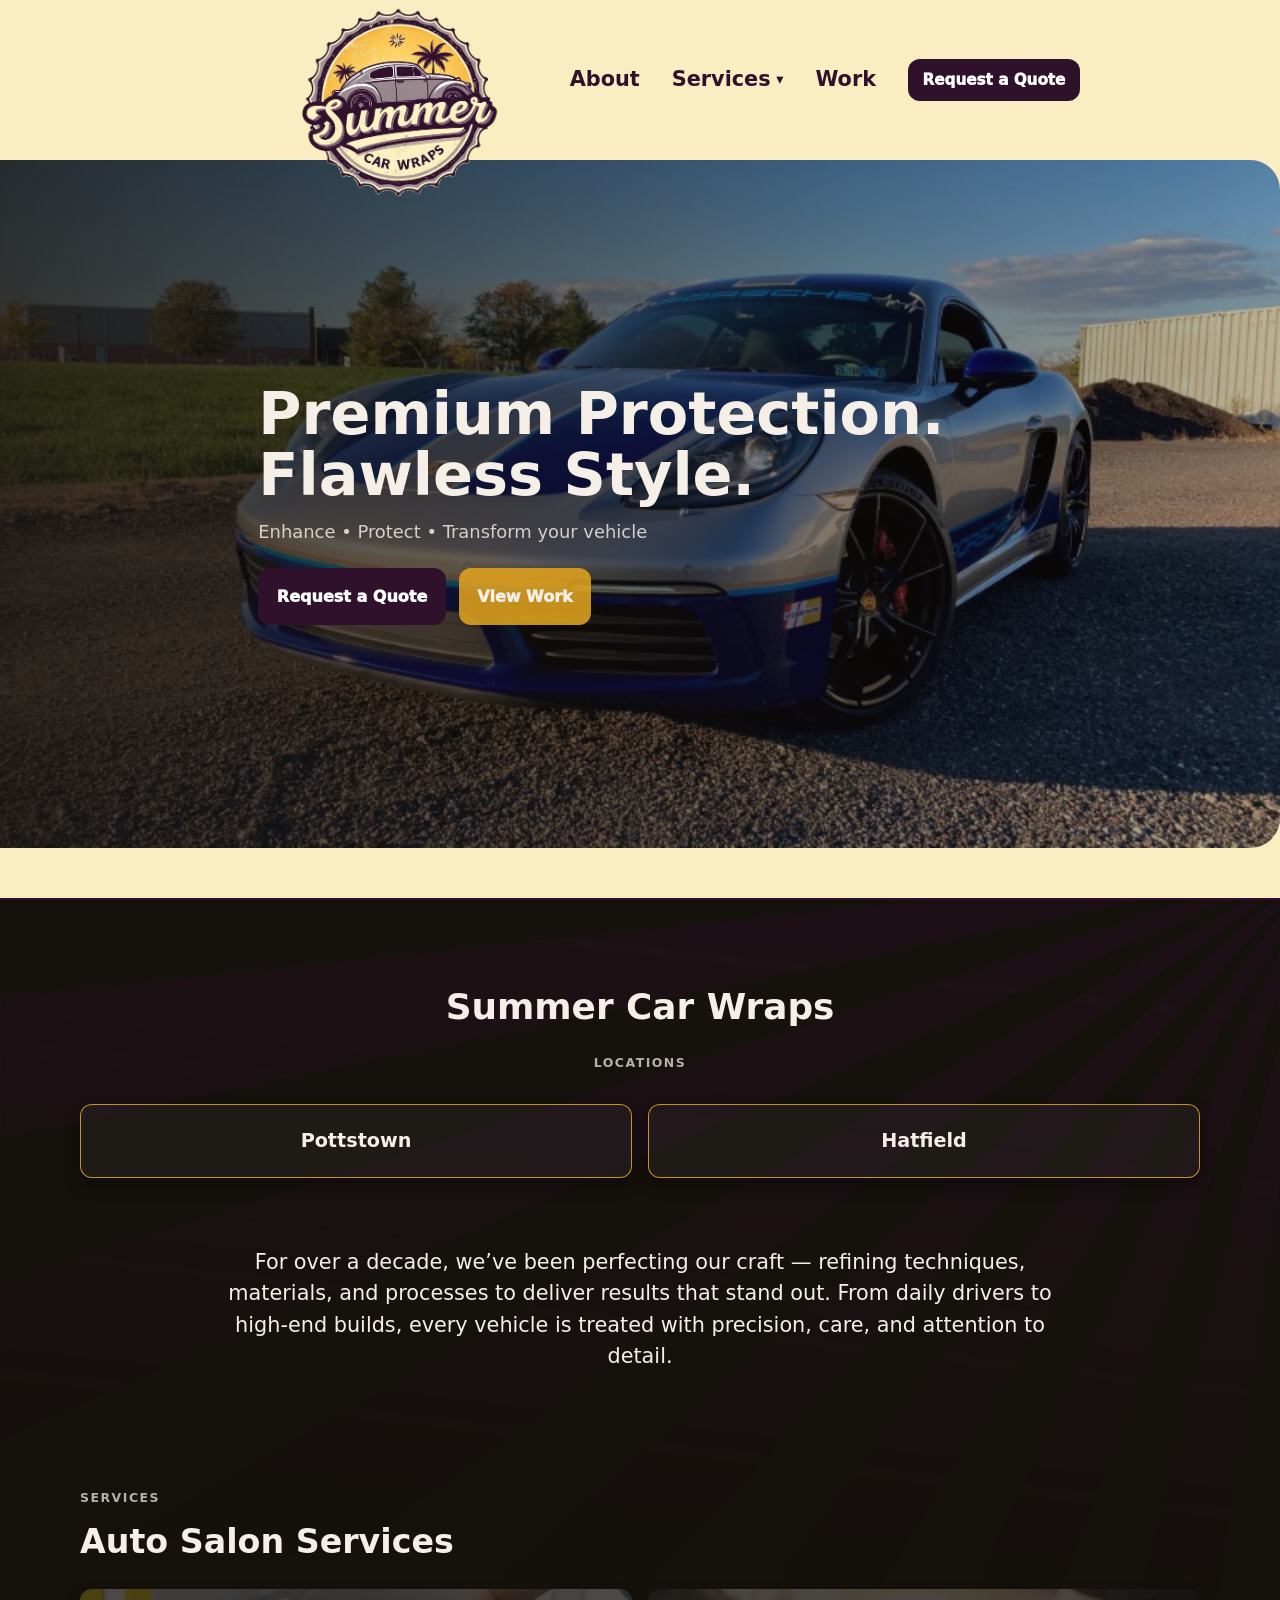
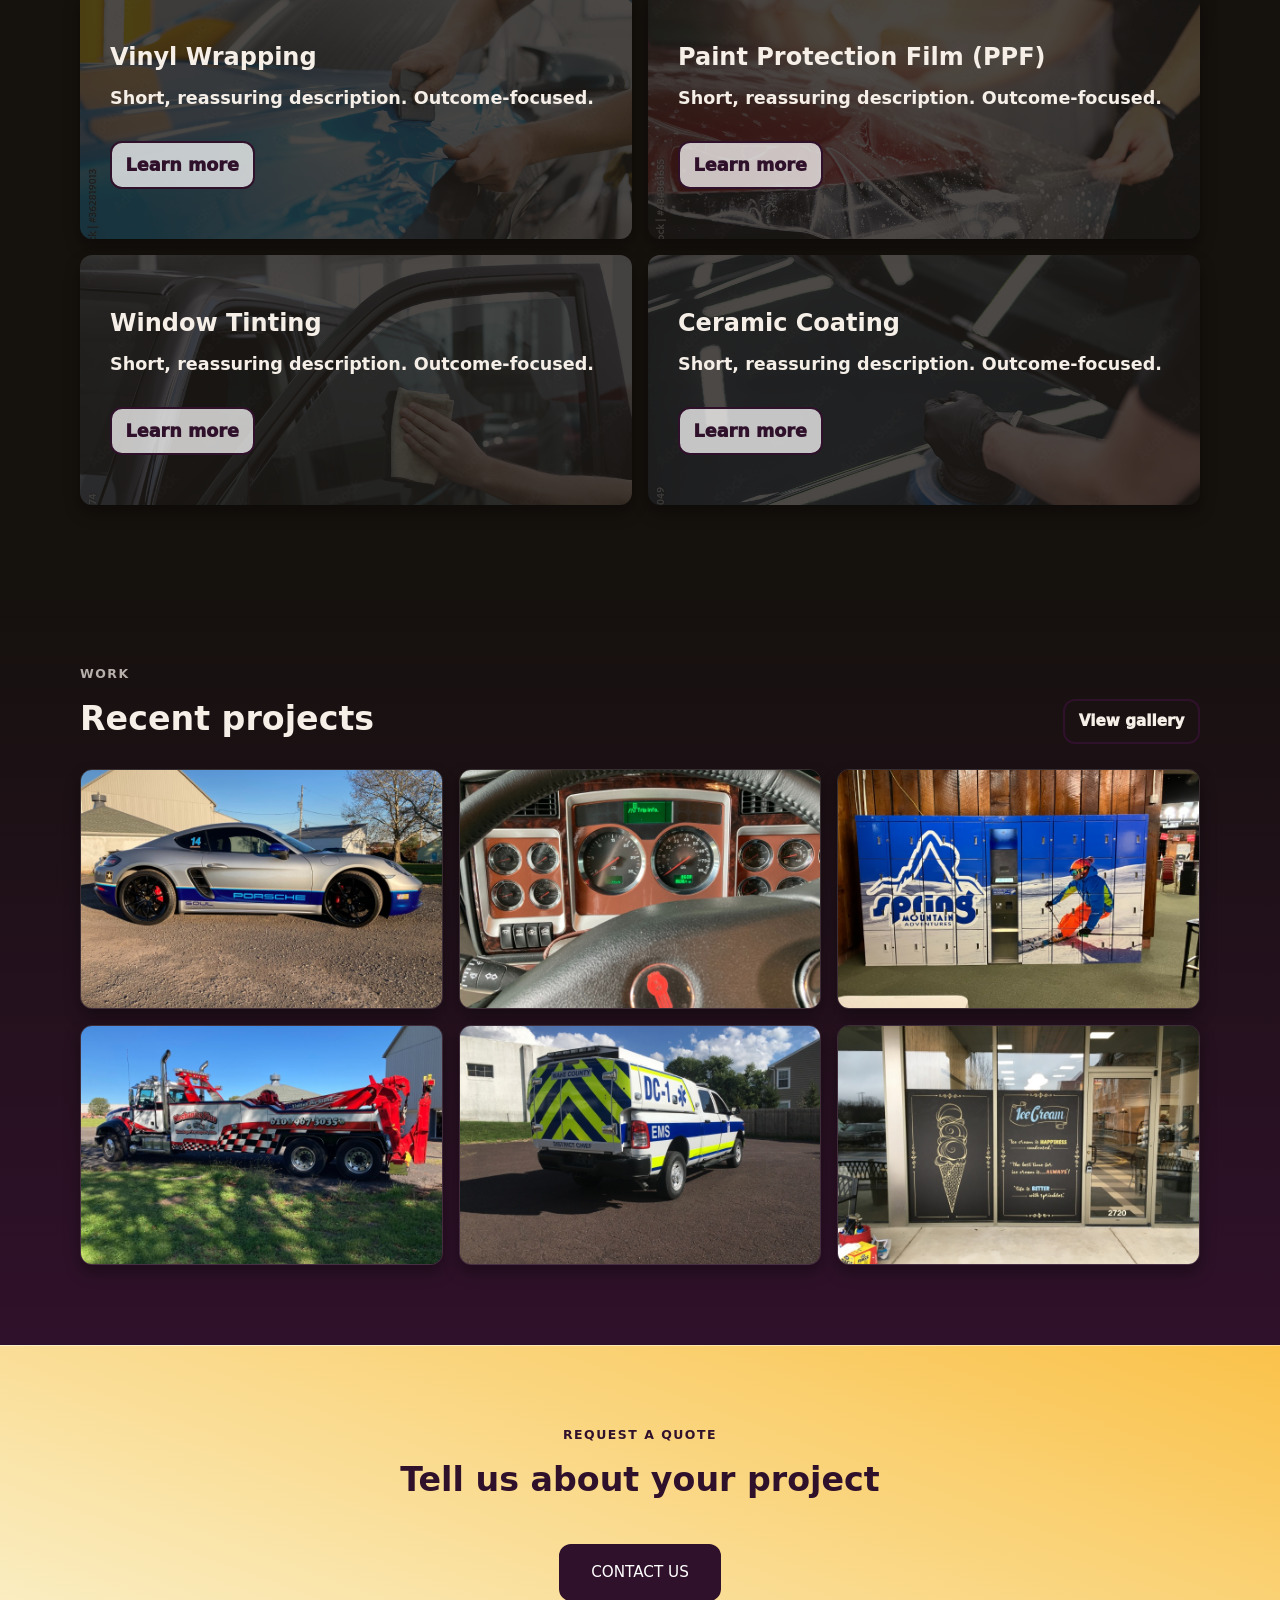
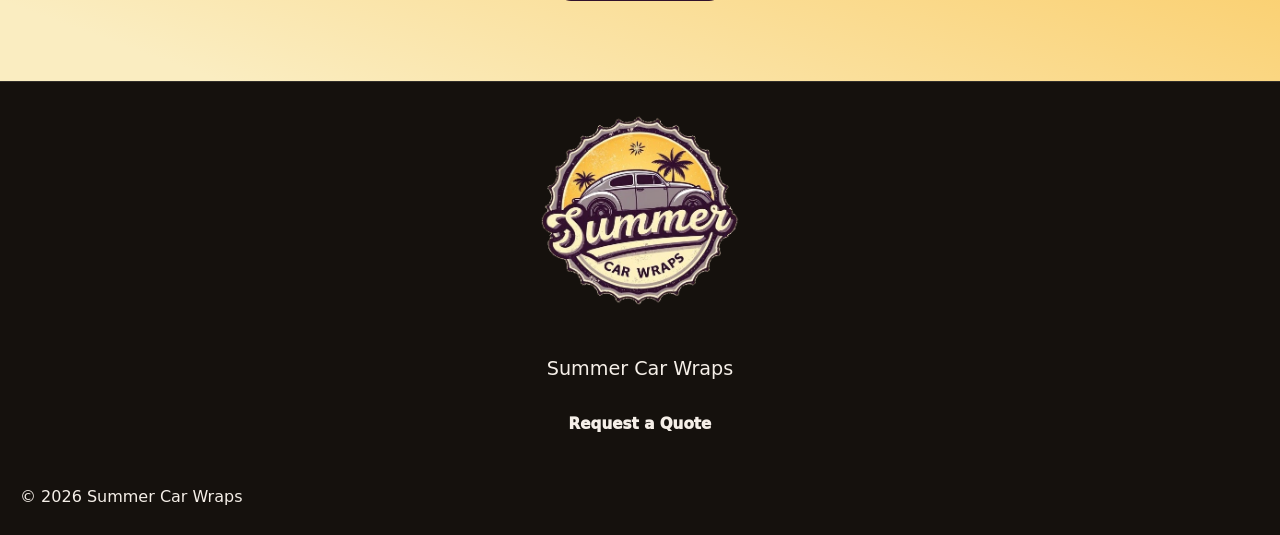
<file: index.html>
<!doctype html>
<html lang="en">
  <head>
    <meta charset="UTF-8" />
    <meta name="viewport" content="width=device-width, initial-scale=1.0" />
    <title>Business Name</title>
    <meta name="description" content="Local service business delivering quality work with clear timelines." />
    <link rel="stylesheet" href="assets/styles/styles.css" />
  </head>

  <body class="home">
    <!-- <a class="skip-link" href="#main">Skip to content</a> -->

    <header class="site-header">
      <div data-include="assets/partials/header.html"></div>

      <!-- <div class="container header-row">
        <a class="brand" href="index.html" aria-label="Business Name home">
          <span class="brand__mark" aria-hidden="true"></span>
          <span class="brand__text">Business Name</span>
        </a>

        <nav class="nav" aria-label="Primary navigation">
          <a class="nav__link nav__link--active" href="index.html">Home</a>
          <a class="nav__link" href="services.html">Services</a>
          <a class="nav__link" href="gallery.html">Work</a>
          <a class="nav__link" href="about.html">About</a>
          <a class="btn btn--primary btn--sm" href="contact.html">Request Quote</a>
        </nav>

        <button class="nav-toggle btn btn--ghost btn--sm" type="button" aria-label="Open menu">
          Menu
        </button>
      </div> -->
    </header>

    <main id="main">
      <section class="hero--home">
        <img class="hero__img--home" src="assets/images/gallery/wraps/luxury-wraps_01.jpg" alt="Wide hero image for the business" loading="eager" />
        <div class="hero__overlay--home">
          <div class="container hero__content">
            <!-- <p class="eyebrow">Local • Trusted • Insured</p> -->
            <h1 class="h1">Premium Protection. Flawless Style.</h1>
            <p class="lead">Enhance • Protect • Transform your vehicle</p>
            <div class="hero__actions--home">
              <a class="btn btn--primary" href="contact.html">Request a Quote</a>
              <a class="btn btn--yellow" href="gallery.html">View Work</a>
            </div>
          </div>
        </div>
      </section>

      <div class="anchor" id="about"></div>
      <section class="section section--about section--about-home">
        <div class="container">
          <div class="section-head">
            <div>
              <h2 class="h2">Summer Car Wraps</h2>
              <p class="eyebrow">Locations</p>
            </div>
          </div>

          <div class="service-grid service-grid--sm">
            <div class="card card--location">
              <h3 class="h3">Pottstown</h3>
            </div>
            <div class="card card--location">
              <h3 class="h3">Hatfield</h3>
            </div>
            <!-- <div class="card card--location">
              <h3 class="h3">Allentown</h3>
            </div>
            <div class="card card--location">
              <h3 class="h3">Malvern</h3>
            </div> -->
          </div>
          <br><br>
          <p class="body-text">For over a decade, we’ve been perfecting our craft — refining techniques, materials, and processes to deliver results that stand out. From daily drivers to high-end builds, every vehicle is treated with precision, care, and attention to detail.</p>
        </div>
        </div>
      </section>

      <!-- <div class="section-divider" aria-hidden="true"></div> -->

      <section class="section section--services">
        <div class="container">
          <div class="section-head">
            <div>
              <p class="eyebrow">Services</p>
              <h2 class="h2">Auto Salon Services</h2>
              <!-- <p class="muted max-w-prose">Keep it to 3–6. Clear names beat clever names.</p> -->
            </div>
            <!-- <a class="btn btn--outline btn--sm" href="services.html">All services</a> -->
          </div>

          <div class="service-grid">
            <div class="card service">
              <img class="card--bg" src="assets/images/gallery/wraps/wrap_stock.jpg" style="transform: translateY(-60px);">
              <div class="content">
                <h3 class="h3">Vinyl Wrapping</h3>
                <p>Short, reassuring description. Outcome-focused.</p>
                <a class="btn btn--outline btn--sm" href="services.html">Learn more</a>
              </div>
            </div>
            <div class="card service">
              <img class="card--bg" src="assets/images/gallery/ppf_stock.jpg">
              <div class="content">
                <h3 class="h3">Paint Protection Film (PPF)</h3>
                <p>Short, reassuring description. Outcome-focused.</p>
                <a class="btn btn--outline btn--sm" href="services.html">Learn more</a>
              </div>
            </div>
            <div class="card service">
              <img class="card--bg" src="assets/images/tint_stock.jpg">
              <div class="content">
                <h3 class="h3">Window Tinting</h3>
                <p>Short, reassuring description. Outcome-focused.</p>
                <a class="btn btn--outline btn--sm" href="services.html">Learn more</a>
              </div>
            </div>
            <div class="card service">
              <img class="card--bg" src="assets/images/ceramic_stock.jpg">
              <div class="content">
                <h3 class="h3">Ceramic Coating</h3>
                <p>Short, reassuring description. Outcome-focused.</p>
                <a class="btn btn--outline btn--sm" href="services.html">Learn more</a>
              </div>
            </div>
          </div>
        </div>
      </section>

      <section class="section section--soft">
        <div class="container">
          <div class="section-head">
            <div>
              <p class="eyebrow">Work</p>
              <h2 class="h2">Recent projects</h2>
            </div>
            <a class="btn btn--outline btn--sm" href="gallery.html">View gallery</a>
          </div>

          <div class="gallery">
            <img src="assets/images/gallery/wraps/luxury-wraps_03.jpg" alt="Project photo 1" loading="lazy" />
            <img src="assets/images/gallery/wraps/custom-wraps_14.jpg" alt="Project photo 2" loading="lazy" />
            <img src="assets/images/gallery/wraps/custom-wraps_17.jpg" alt="Project photo 3" loading="lazy" />
            <img src="assets/images/gallery/wraps/commercial-wraps_09.jpg" alt="Project photo 4" loading="lazy" />
            <img src="assets/images/gallery/wraps/emergency-vehicle-wraps_12.jpg" alt="Project photo 5" loading="lazy" />
            <img src="assets/images/gallery/wraps/icecream-storefront_wrap.jpg" alt="Project photo 6" loading="lazy" />
          </div>
        </div>
      </section>

      <!-- <section class="section section--soft">
        <div class="container">
          <p class="eyebrow">Process</p>
          <h2 class="h2">Simple, clear, and collaborative</h2>

          <div class="steps">
            <div class="step">
              <div class="step__num">1</div>
              <h3 class="h3">Consult</h3>
              <p class="muted">Share goals, measurements, and timeline.</p>
            </div>
            <div class="step">
              <div class="step__num">2</div>
              <h3 class="h3">Estimate</h3>
              <p class="muted">Clear scope, clear price, clear next steps.</p>
            </div>
            <div class="step">
              <div class="step__num">3</div>
              <h3 class="h3">Deliver</h3>
              <p class="muted">Quality work, clean finish, and follow-up support.</p>
            </div>
          </div>
        </div>
      </section> -->

      <!-- <section class="section section--soft">
        <div class="container">
          <p class="eyebrow">Reviews</p>
          <h2 class="h2">Trusted by customers in your area</h2>

          <div class="quotes">
            <blockquote class="quote">
              “Fantastic communication and the final result was perfect.”
              <span class="muted">— Client Name</span>
            </blockquote>
            <blockquote class="quote">
              “On time, clean install, and better than we expected.”
              <span class="muted">— Client Name</span>
            </blockquote>
          </div>
        </div>
      </section> -->

      <!-- <section class="section section--soft">
        <div class="container">
          <p class="eyebrow">FAQ</p>
          <h2 class="h2">Questions, answered</h2>

          <div class="faq">
            <div class="faq-item">
              <button class="faq-q" type="button">
                <span>How soon can you start?</span><span class="faq-icon">+</span>
              </button>
              <div class="faq-a">Typical lead times are 1–3 weeks depending on scope.</div>
            </div>

            <div class="faq-item">
              <button class="faq-q" type="button">
                <span>Do you provide free estimates?</span><span class="faq-icon">+</span>
              </button>
              <div class="faq-a">Yes—share photos + measurements and we’ll respond quickly.</div>
            </div>

            <div class="faq-item">
              <button class="faq-q" type="button">
                <span>What areas do you serve?</span><span class="faq-icon">+</span>
              </button>
              <div class="faq-a">Add your service area here (towns/counties/radius).</div>
            </div>
          </div>
        </div>
      </section> -->

      <section class="section section--cta section--center">
        <div class="container">
          <div>
            <p class="eyebrow">Request a Quote</p>
            <h2 class="h2">Tell us about your project</h2>
            <a class="btn btn--outline btn--sm" href="services.html">CONTACT US</a>
          </div>
        </div>
      </section>
    </main>

    <!-- Sticky mobile CTA -->
    <!-- <div class="sticky-cta" aria-label="Mobile actions">
      <a class="btn btn--primary" href="contact.html">Quote</a>
      <a class="btn btn--outline" href="tel:+11234567890">Call</a>
    </div> -->

    <div data-include="assets/partials/footer.html"></div>

    <!-- <footer class="site-footer">
      <div class="container footer-row">
        <div>
          <p class="footer-title">Business Name</p>
          <p class="muted text-sm">
            123 Main St, Town, ST 12345 •
            <a class="link" href="tel:+11234567890">(123) 456-7890</a> •
            <a class="link" href="mailto:hello@business.com">hello@business.com</a>
          </p>
        </div>

        <div class="footer-actions">
          <a class="btn btn--primary btn--sm" href="contact.html">Request Quote</a>
          <a class="btn btn--outline btn--sm" href="gallery.html">View Work</a>
        </div>

        <p class="muted text-sm">© <span id="year"></span></p>
      </div>
    </footer> -->
    <script src="assets/scripts/config.js"></script>
    <script src="assets/scripts/script.js"></script>
  </body>
</html>
</file>
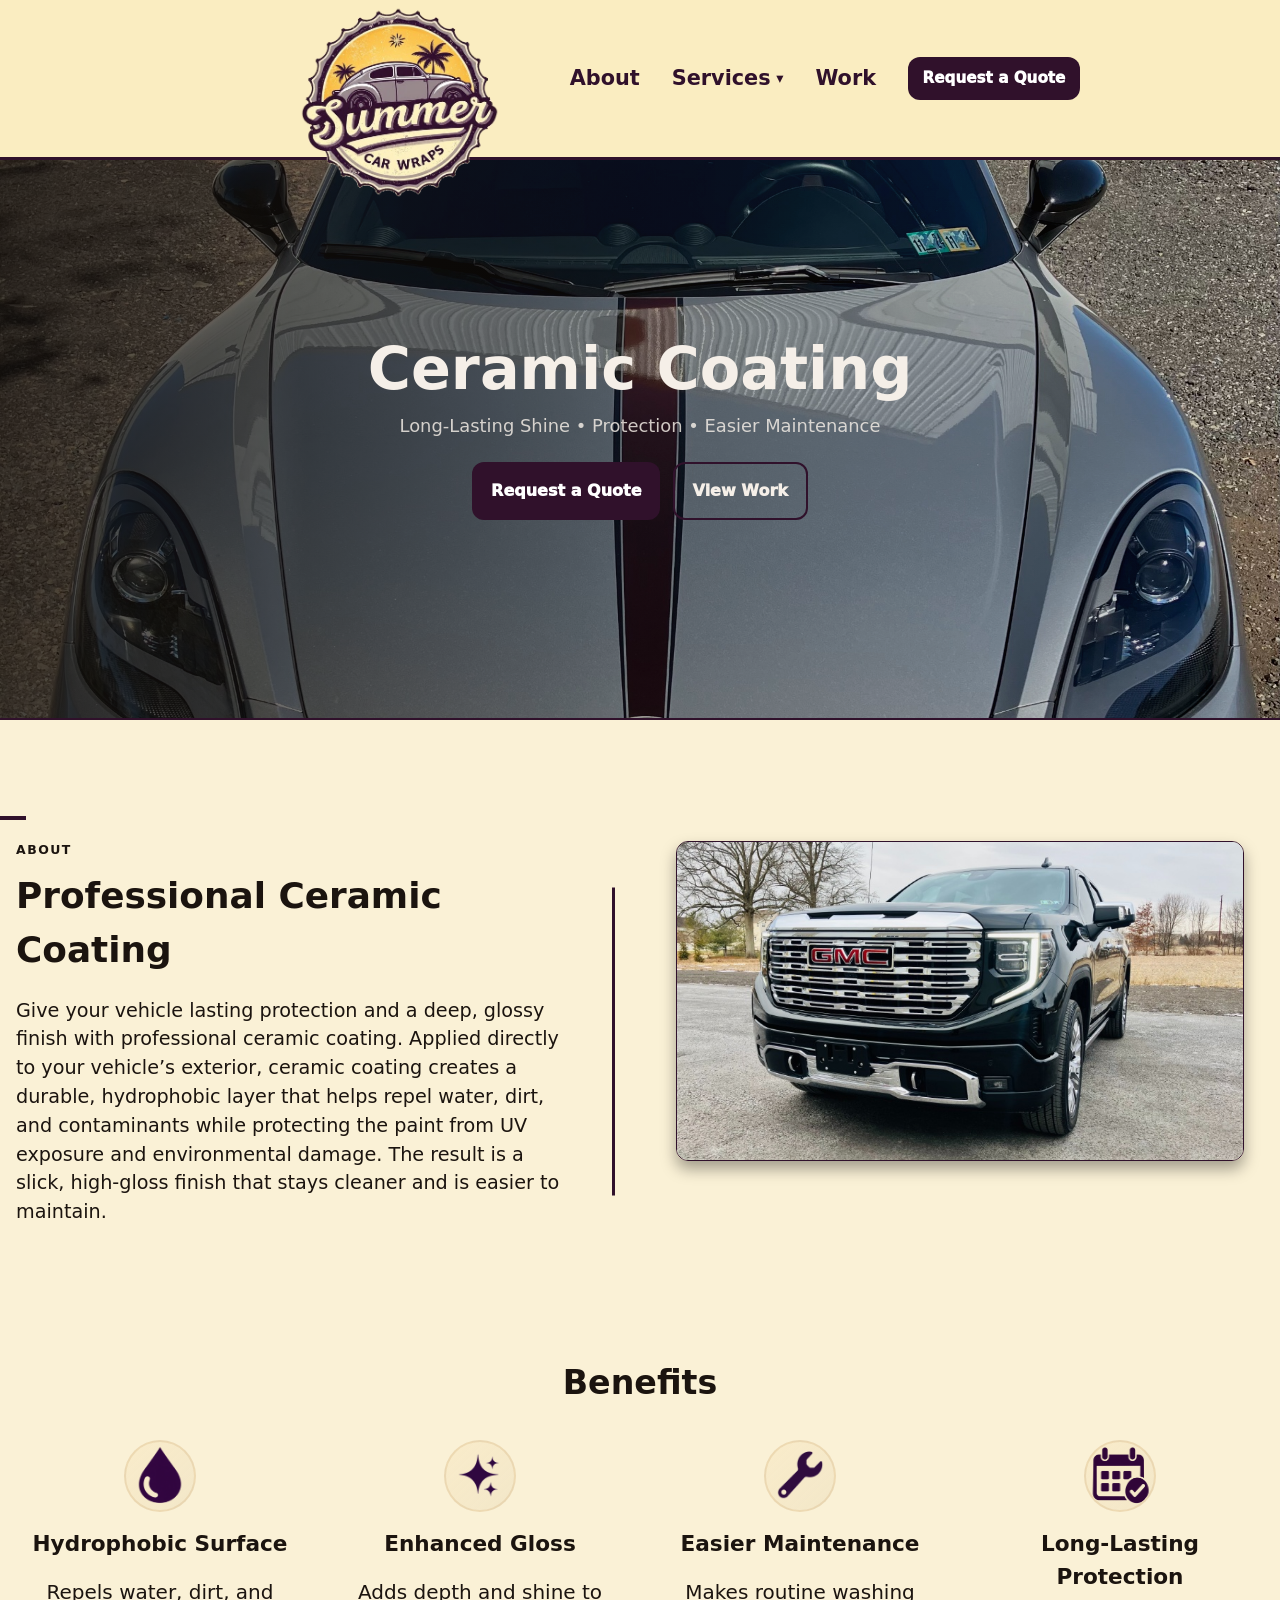
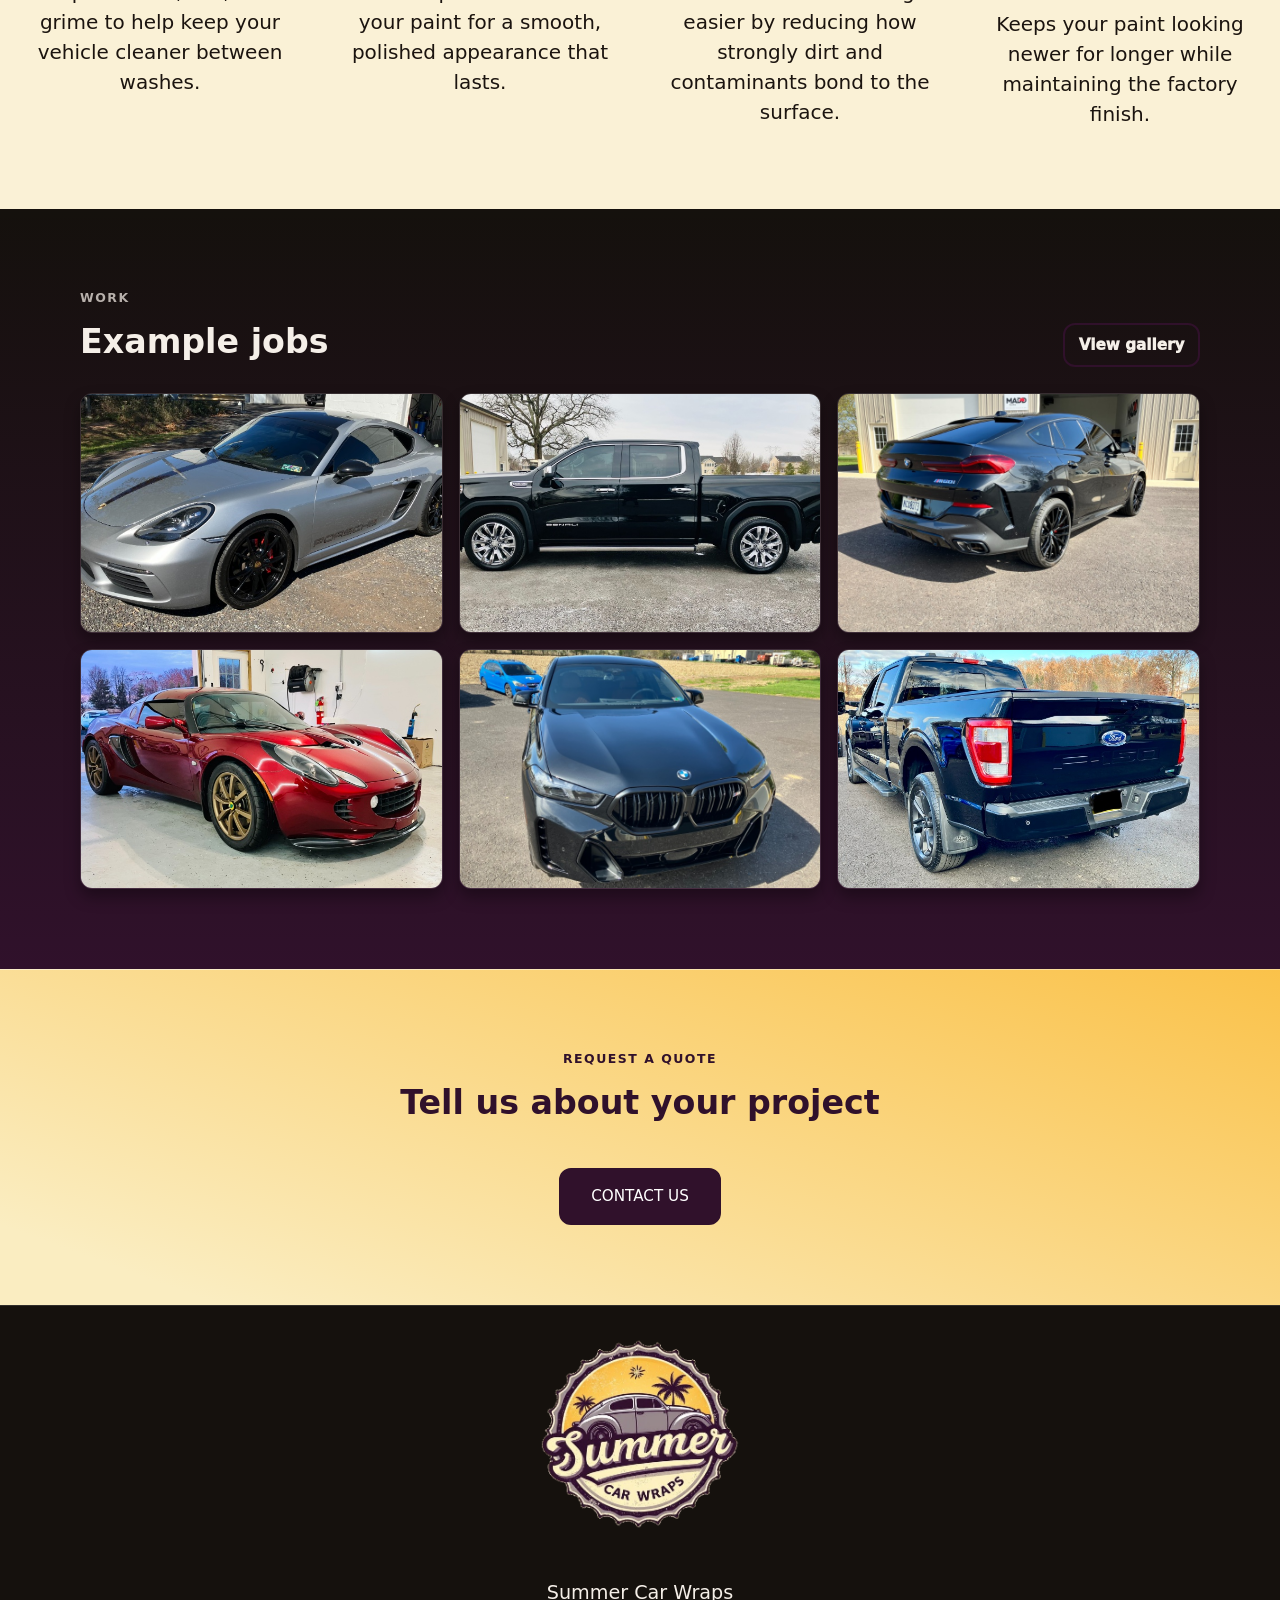
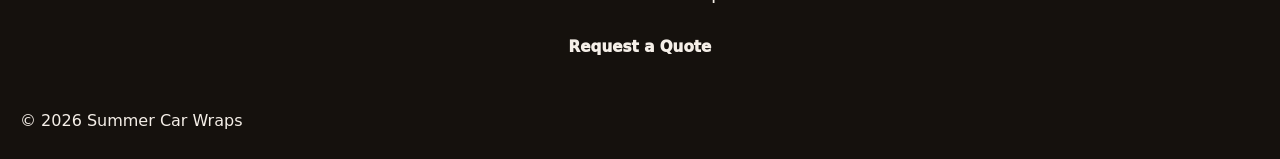
<file: ceramic-coating.html>
<!doctype html>
<html lang="en">
  <head>
    <meta charset="UTF-8" />
    <meta name="viewport" content="width=device-width, initial-scale=1.0" />
    <title>Business Name</title>
    <meta name="description" content="Local service business delivering quality work with clear timelines." />
    <link rel="stylesheet" href="assets/styles/styles.css" />
  </head>

  <body>
    <!-- <a class="skip-link" href="#main">Skip to content</a> -->

    <header class="site-header">
      <div data-include="assets/partials/header.html"></div>
    </header>

    <main id="main">
      <section class="hero">
        <img class="hero__img" src="assets/images/ceramic-coating-banner.jpg" style="object-position: 50% 35%;" alt="Wide hero image for the business" loading="eager" />
        <div class="hero__overlay">
          <div class="container hero__content">
            <!-- <p class="eyebrow">Local • Trusted • Insured</p> -->
            <h1 class="h1">Ceramic Coating</h1>
            <p class="lead">Long-Lasting Shine • Protection • Easier Maintenance</p>
            <div class="hero__actions">
              <a class="btn btn--primary" href="contact.html">Request a Quote</a>
              <a class="btn btn--outline" href="gallery.html">View Work</a>
            </div>
          </div>
        </div>
      </section>

      <section class="section section--about section--benefits">
        <div class="container-lg">
          <div class="section--about">
            <div class="two-col left-align">
              <div class="col col-1 dark">
                <p class="eyebrow dark">About</p>
                <h2 class="h2">Professional Ceramic Coating</h2>
                <p class="max-w-prose">Give your vehicle lasting protection and a deep, glossy finish with professional ceramic coating. Applied directly to your vehicle’s exterior, ceramic coating creates a durable, hydrophobic layer that helps repel water, dirt, and contaminants while protecting the paint from UV exposure and environmental damage. The result is a slick, high-gloss finish that stays cleaner and is easier to maintain.</p>
              </div>
              <div class="col">
                <div class="img-box">
                  <img src="assets/images/gallery/ceramic-coating/ceramic-coating_12.jpg" alt="Ceramic coating project photo" loading="lazy" />
                </div>
              </div>
            </div>
          </div>
        </div>
      </section>

      <section class="section section--benefits">
        <div class="container-lg">
          <h2 class="h2 dark" style="text-align: center; margin-bottom: 2rem;">Benefits</h2>
          <ul class="benefits">
            <li class="benefit">
              <img class="benefit__icon" src="/assets/images/icons/water-icon.png" aria-hidden="true">
              <h4 class="benefit__title dark">Hydrophobic Surface</h4>
              <p class="benefit__desc dark">Repels water, dirt, and grime to help keep your vehicle cleaner between washes.</p>
            </li>
            <li class="benefit">
              <img class="benefit__icon" src="/assets/images/icons/sparkle-icon.png" aria-hidden="true">
              <h4 class="benefit__title dark">Enhanced Gloss</h4>
              <p class="benefit__desc dark">Adds depth and shine to your paint for a smooth, polished appearance that lasts.</p>
            </li>
            <li class="benefit">
              <img class="benefit__icon" src="/assets/images/icons/wrench-icon.png" aria-hidden="true">
              <h4 class="benefit__title dark">Easier Maintenance</h4>
              <p class="benefit__desc dark">Makes routine washing easier by reducing how strongly dirt and contaminants bond to the surface.</p>
            </li>
            <li class="benefit">
              <img class="benefit__icon" src="/assets/images/icons/calendar-icon.png" aria-hidden="true">
              <h4 class="benefit__title dark">Long-Lasting Protection</h4>
              <p class="benefit__desc dark">Keeps your paint looking newer for longer while maintaining the factory finish.</p>
            </li>
          </ul>
        </div>
      </section>

      <section class="section section--soft">
        <div class="container">
          <div class="section-head">
            <div>
              <p class="eyebrow">Work</p>
              <h2 class="h2">Example jobs</h2>
            </div>
            <a class="btn btn--outline btn--sm" href="gallery.html">View gallery</a>
          </div>

          <div class="gallery">
            <img src="assets/images/gallery/ceramic-coating/ceramic-coating_02.jpg" alt="Project photo 1" loading="lazy" />
            <img src="assets/images/gallery/ceramic-coating/ceramic-coating_11.jpg" alt="Project photo 2" loading="lazy" />
            <img src="assets/images/gallery/ceramic-coating/ceramic-coating_18.jpg" alt="Project photo 3" loading="lazy" />
            <img src="assets/images/gallery/ceramic-coating/ceramic-coating_08.jpg" alt="Project photo 4" loading="lazy" />
            <img src="assets/images/gallery/ceramic-coating/ceramic-coating_16.jpg" alt="Project photo 5" loading="lazy" />
            <img src="assets/images/gallery/ceramic-coating/ceramic-coating_06.jpg" alt="Project photo 6" loading="lazy" />
          </div>
        </div>
      </section>

      <!-- <section class="section section--soft">
        <div class="container">
          <p class="eyebrow">Process</p>
          <h2 class="h2">Simple, clear, and collaborative</h2>

          <div class="steps">
            <div class="step">
              <div class="step__num">1</div>
              <h3 class="h3">Consult</h3>
              <p class="muted">Share goals, measurements, and timeline.</p>
            </div>
            <div class="step">
              <div class="step__num">2</div>
              <h3 class="h3">Estimate</h3>
              <p class="muted">Clear scope, clear price, clear next steps.</p>
            </div>
            <div class="step">
              <div class="step__num">3</div>
              <h3 class="h3">Deliver</h3>
              <p class="muted">Quality work, clean finish, and follow-up support.</p>
            </div>
          </div>
        </div>
      </section> -->

      <!-- <section class="section section--soft">
        <div class="container">
          <p class="eyebrow">Reviews</p>
          <h2 class="h2">Trusted by customers in your area</h2>

          <div class="quotes">
            <blockquote class="quote">
              “Fantastic communication and the final result was perfect.”
              <span class="muted">— Client Name</span>
            </blockquote>
            <blockquote class="quote">
              “On time, clean install, and better than we expected.”
              <span class="muted">— Client Name</span>
            </blockquote>
          </div>
        </div>
      </section> -->

      <!-- <section class="section section--soft">
        <div class="container">
          <p class="eyebrow">FAQ</p>
          <h2 class="h2">Questions, answered</h2>

          <div class="faq">
            <div class="faq-item">
              <button class="faq-q" type="button">
                <span>How soon can you start?</span><span class="faq-icon">+</span>
              </button>
              <div class="faq-a">Typical lead times are 1–3 weeks depending on scope.</div>
            </div>

            <div class="faq-item">
              <button class="faq-q" type="button">
                <span>Do you provide free estimates?</span><span class="faq-icon">+</span>
              </button>
              <div class="faq-a">Yes—share photos + measurements and we’ll respond quickly.</div>
            </div>

            <div class="faq-item">
              <button class="faq-q" type="button">
                <span>What areas do you serve?</span><span class="faq-icon">+</span>
              </button>
              <div class="faq-a">Add your service area here (towns/counties/radius).</div>
            </div>
          </div>
        </div>
      </section> -->

      <section class="section section--cta section--center">
        <div class="container">
          <div>
            <p class="eyebrow">Request a Quote</p>
            <h2 class="h2">Tell us about your project</h2>
            <a class="btn btn--outline btn--sm" href="services.html">CONTACT US</a>
          </div>
        </div>
      </section>
    </main>

    <!-- Sticky mobile CTA -->
    <!-- <div class="sticky-cta" aria-label="Mobile actions">
      <a class="btn btn--primary" href="contact.html">Quote</a>
      <a class="btn btn--outline" href="tel:+11234567890">Call</a>
    </div> -->

    <div data-include="assets/partials/footer.html"></div>

    <!-- <footer class="site-footer">
      <div class="container footer-row">
        <div>
          <p class="footer-title">Business Name</p>
          <p class="muted text-sm">
            123 Main St, Town, ST 12345 •
            <a class="link" href="tel:+11234567890">(123) 456-7890</a> •
            <a class="link" href="mailto:hello@business.com">hello@business.com</a>
          </p>
        </div>

        <div class="footer-actions">
          <a class="btn btn--primary btn--sm" href="contact.html">Request Quote</a>
          <a class="btn btn--outline btn--sm" href="gallery.html">View Work</a>
        </div>

        <p class="muted text-sm">© <span id="year"></span></p>
      </div>
    </footer> -->
    <script src="assets/scripts/config.js"></script>
    <script src="assets/scripts/script.js"></script>
  </body>
</html>
</file>
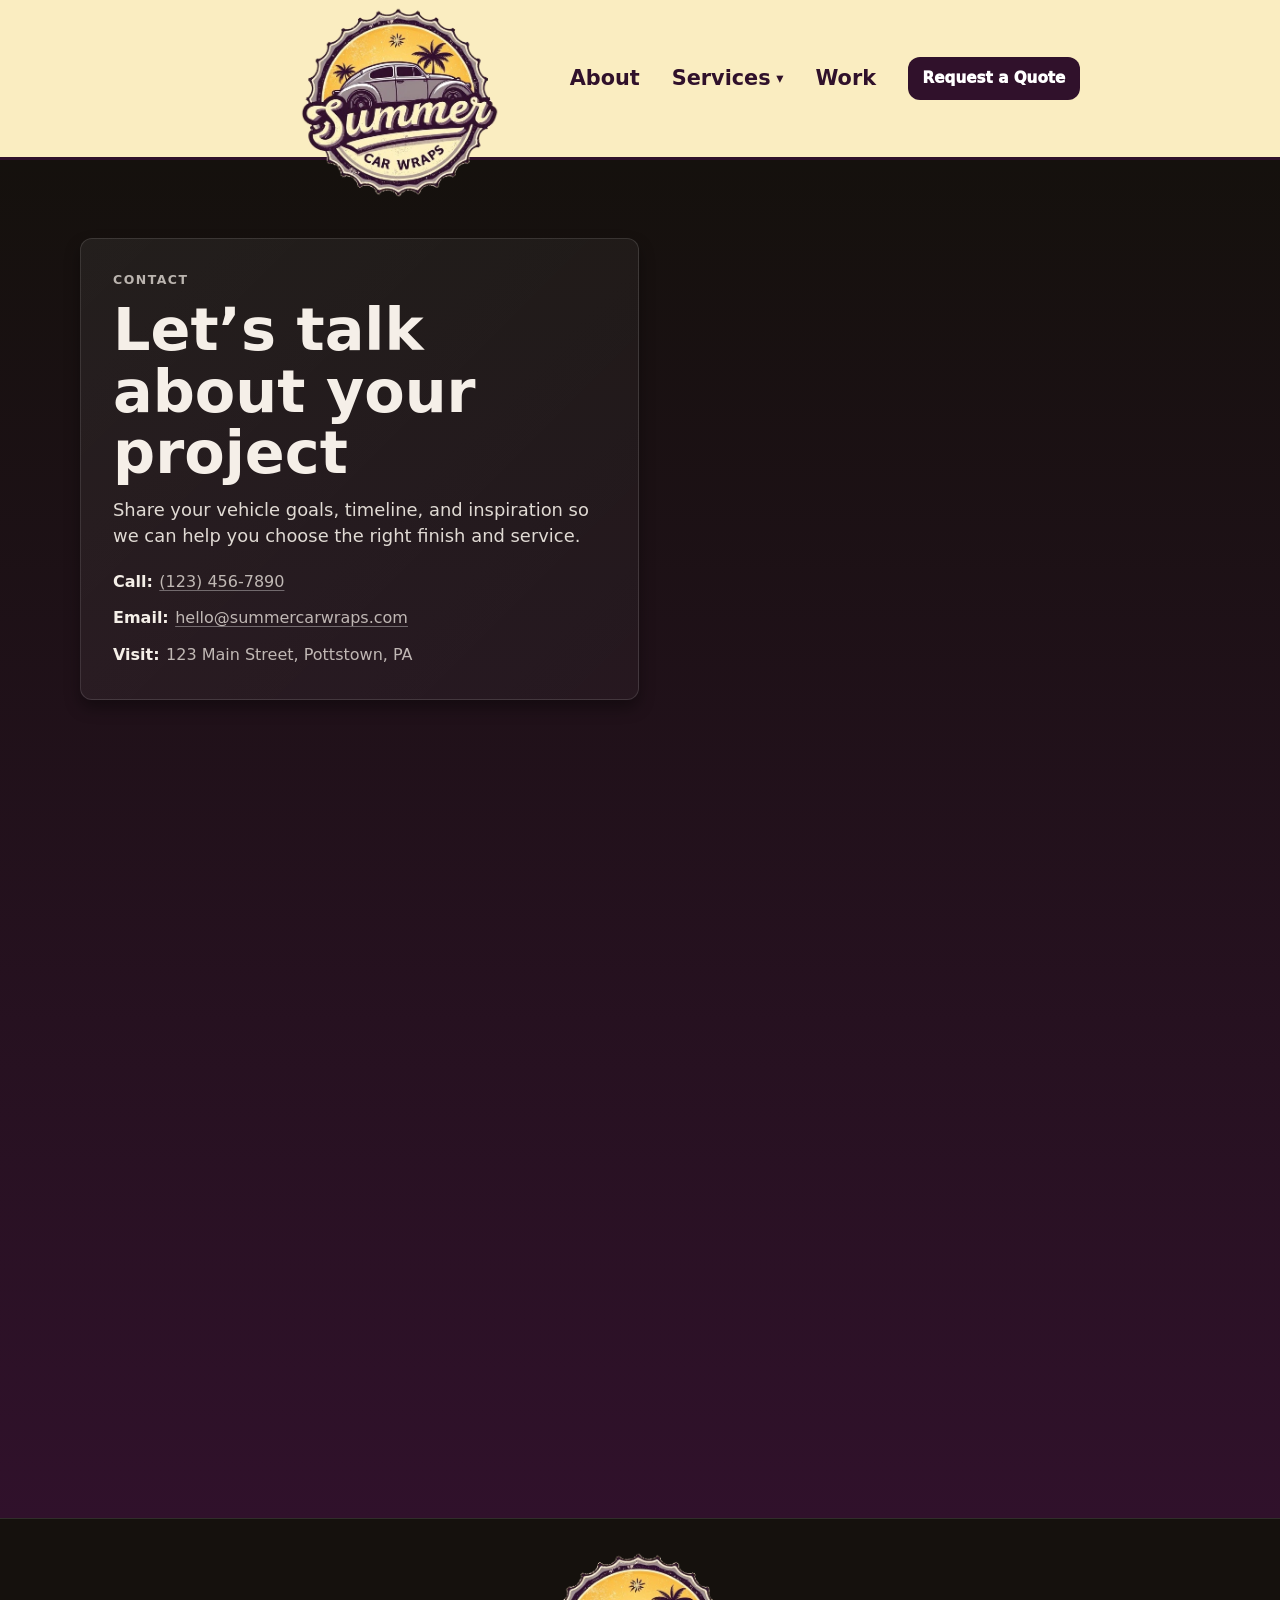
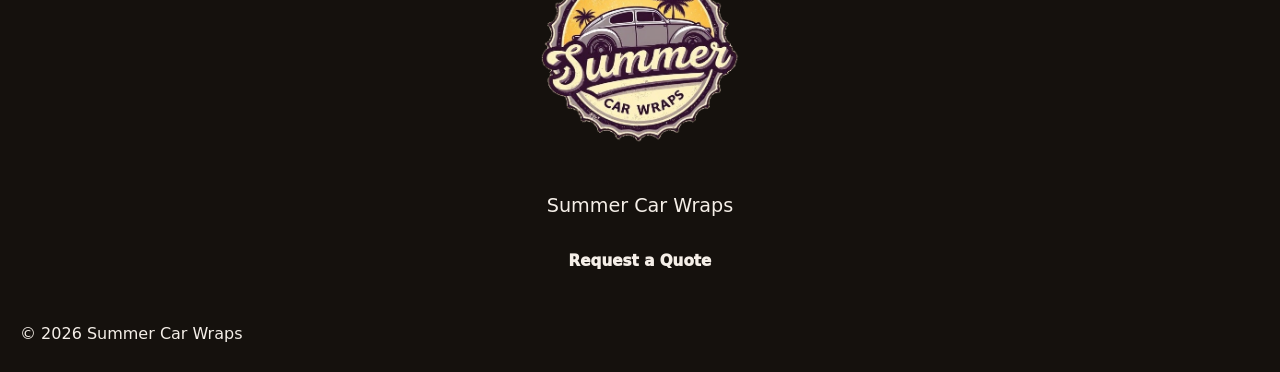
<file: contact.html>
<!doctype html>
<html lang="en">
  <head>
    <meta charset="UTF-8" />
    <meta name="viewport" content="width=device-width, initial-scale=1.0" />
    <title>Contact — Summer Car Wraps</title>
    <meta name="description" content="Contact Summer Car Wraps for a quote on wraps, PPF, tinting, and detailing." />
    <link rel="stylesheet" href="assets/styles/styles.css" />
  </head>

  <body>
    <header class="site-header">
      <div data-include="assets/partials/header.html"></div>
    </header>

    <main id="main">
      <section class="section section--soft" style="margin-top: 158px;">
        <div class="container">
          <div class="contact-shell">
            <div class="contact-card">
              <p class="eyebrow">Contact</p>
              <h1 class="h1">Let’s talk about your project</h1>
              <p class="lead max-w-prose">
                Share your vehicle goals, timeline, and inspiration so we can help you choose the right finish and service.
              </p>

              <ul class="contact-list">
                <li>
                  <strong>Call:</strong>
                  <a class="link" href="tel:+11234567890">(123) 456-7890</a>
                </li>
                <li>
                  <strong>Email:</strong>
                  <a class="link" href="mailto:hello@summercarwraps.com">hello@summercarwraps.com</a>
                </li>
                <li>
                  <strong>Visit:</strong>
                  123 Main Street, Pottstown, PA
                </li>
              </ul>

              <!-- <div class="contact-actions">
                <a class="btn btn--primary" href="tel:+11234567890">Call Now</a>
                <a class="btn btn--outline" href="gallery.html">View Work</a>
              </div> -->
            </div>

            <iframe src="https://app.urable.com/form/2i8YxqyYC0DQMXGhwh88/kAUGdzOWaaW2R5qVlEpH" scrolling="no" frameborder="0" marginheight="0px" marginwidth="0px" height="1200px" width="100%"></iframe>

            <!-- <form class="form contact-form" action="#" method="post">
              <div class="form__row">
                <label class="field">
                  <span>Name</span>
                  <input name="name" type="text" autocomplete="name" required />
                </label>
                <label class="field">
                  <span>Email</span>
                  <input name="email" type="email" autocomplete="email" required />
                </label>
              </div>

              <div class="form__row">
                <label class="field">
                  <span>Phone</span>
                  <input name="phone" type="tel" autocomplete="tel" />
                </label>
                <label class="field">
                  <span>Service</span>
                  <input name="service" type="text" placeholder="Wrap, PPF, Tint, etc." />
                </label>
              </div>

              <label class="field">
                <span>Message</span>
                <textarea name="message" rows="7" required></textarea>
              </label>

              <div class="form__actions">
                <button class="btn btn--primary" type="submit">Send Request</button>
                <a class="btn btn--outline" href="mailto:hello@summercarwraps.com">Email Us</a>
              </div>
            </form> -->
          </div>
        </div>
      </section>
    </main>

    <div data-include="assets/partials/footer.html"></div>

    <script src="assets/scripts/config.js"></script>
    <script src="assets/scripts/script.js"></script>
  </body>
</html>
</file>
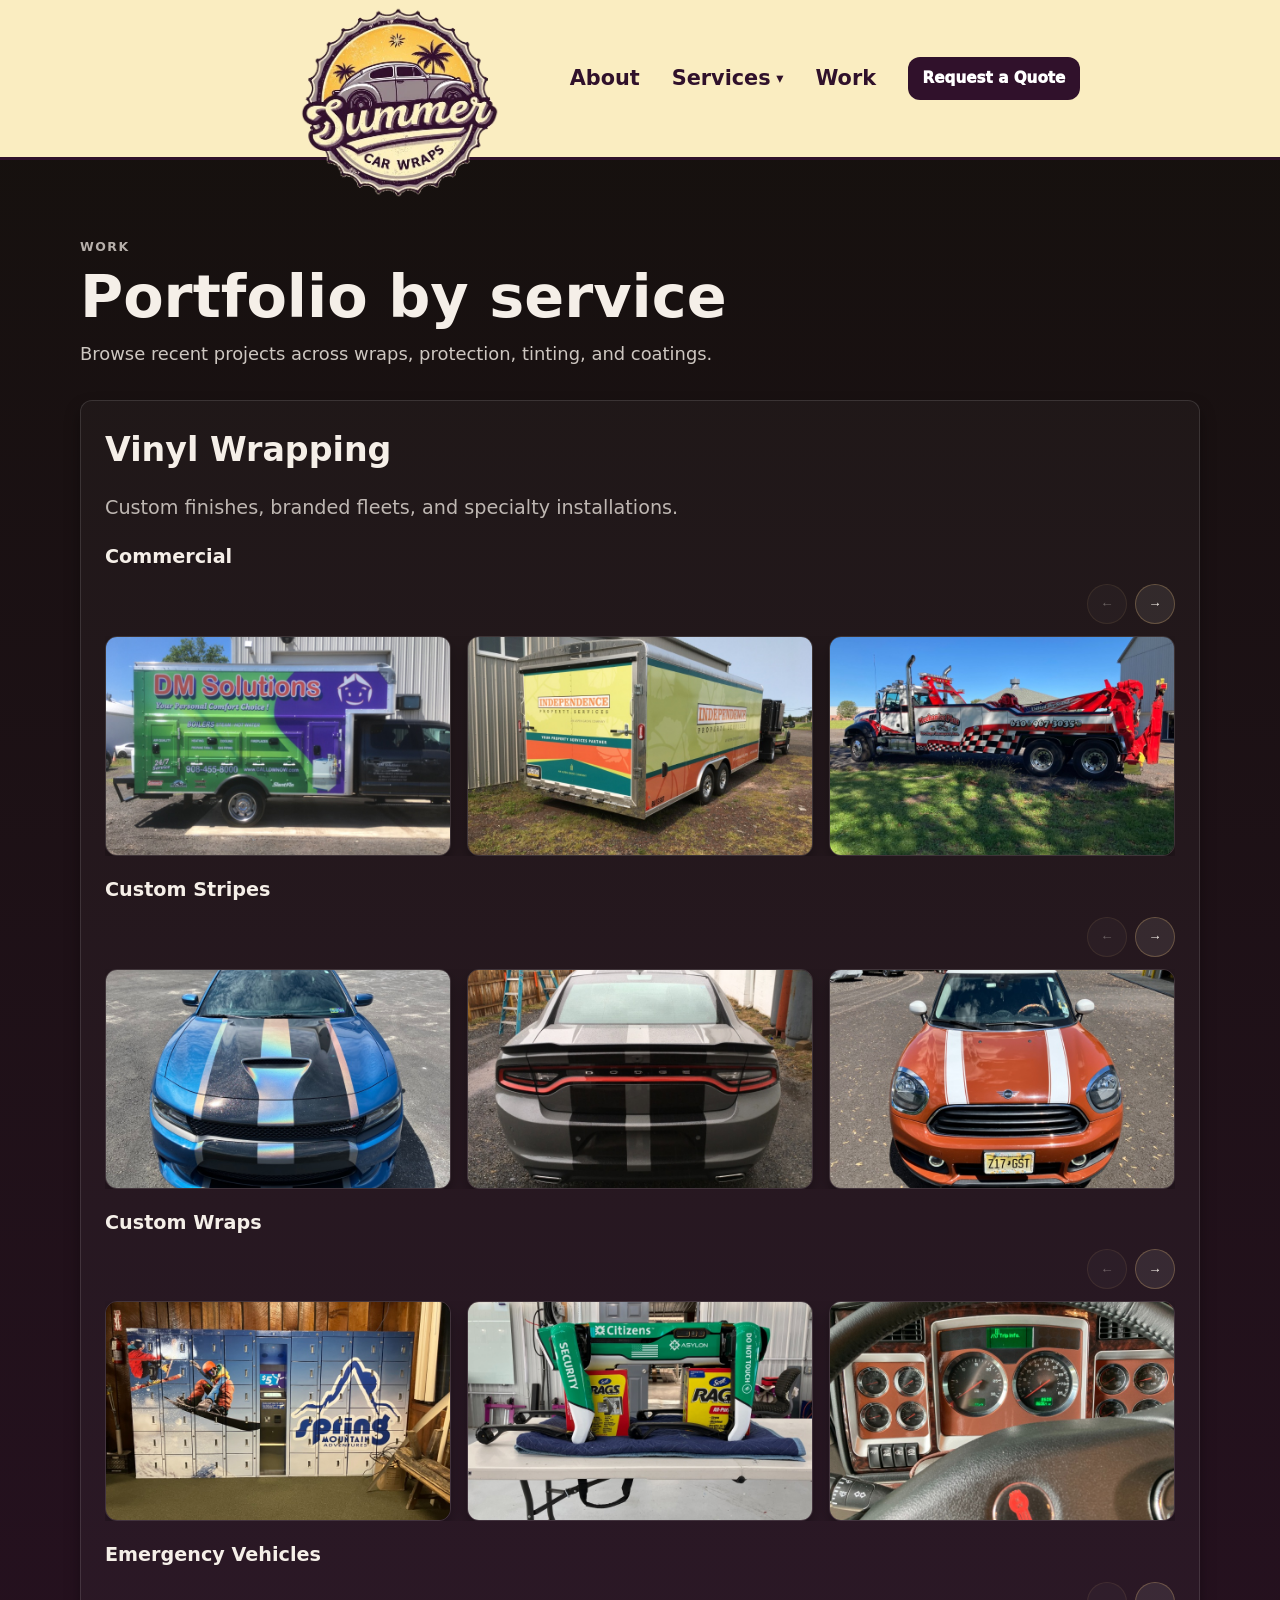
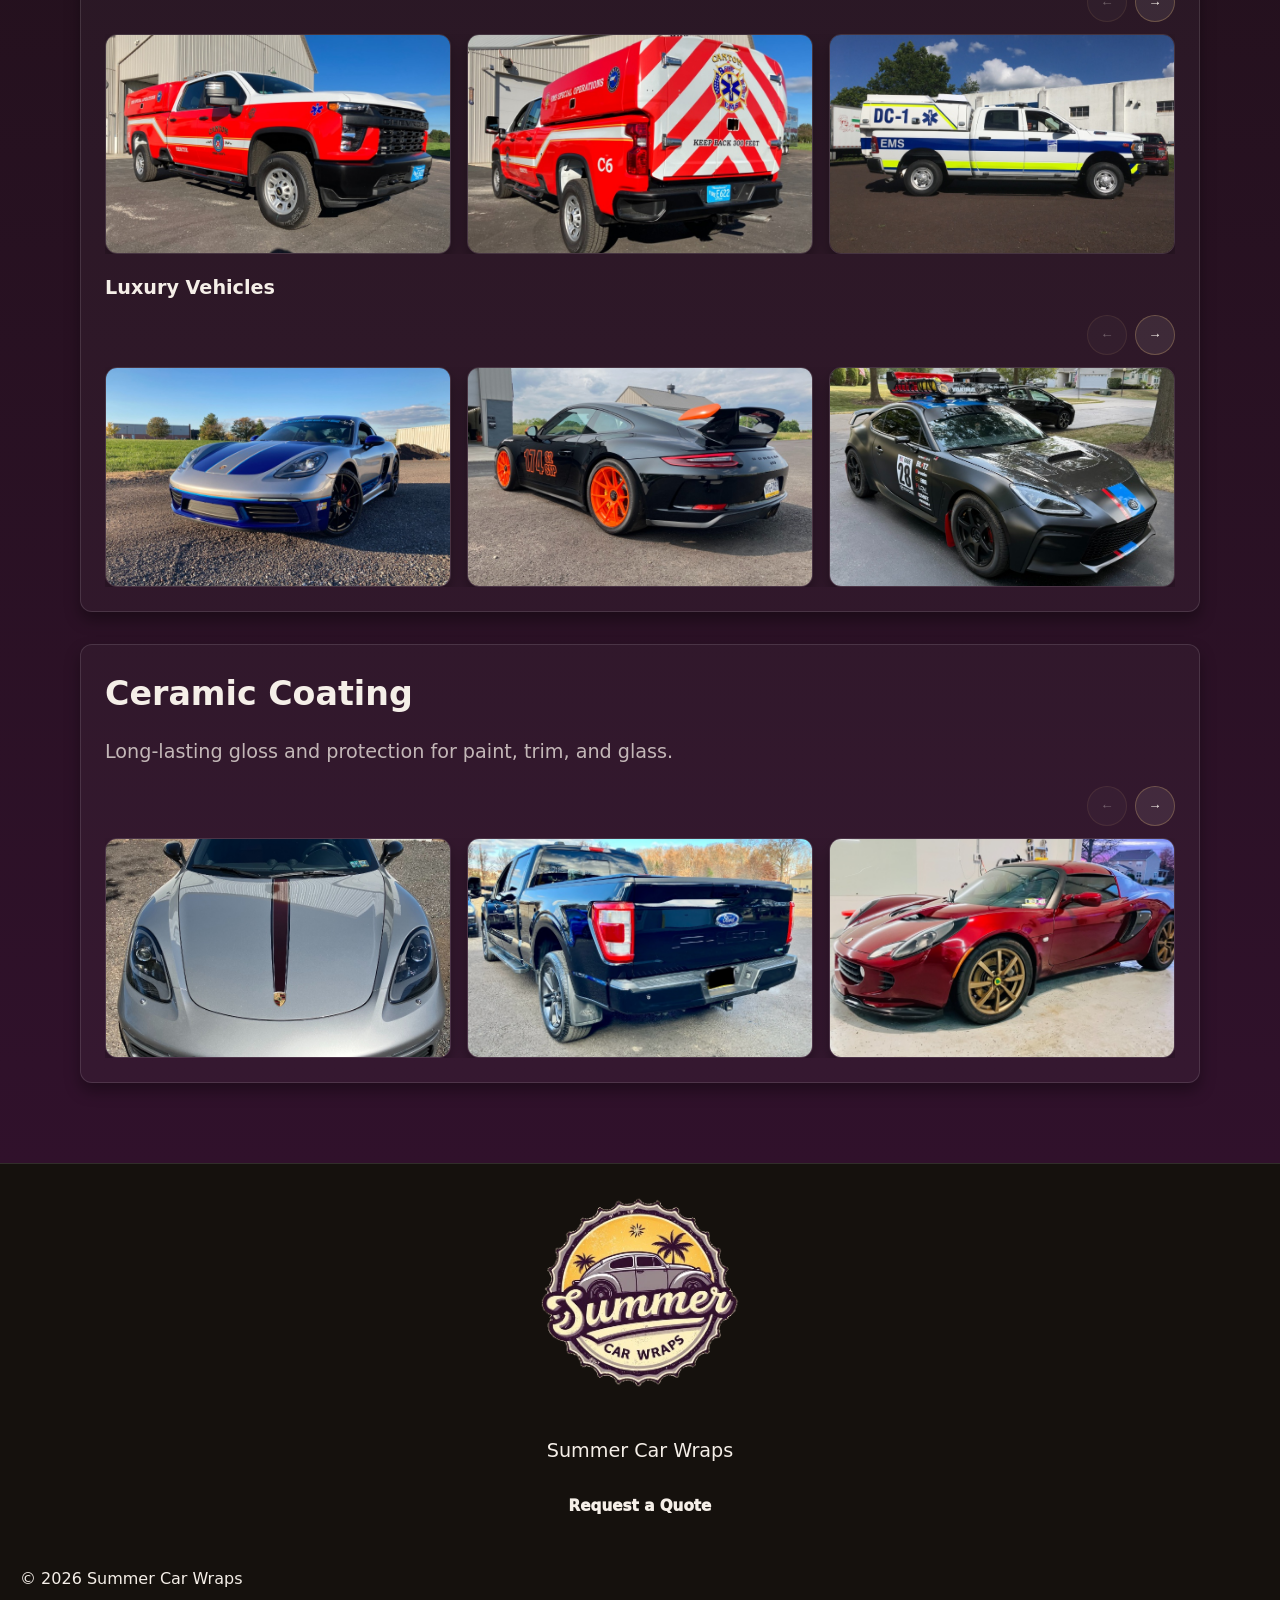
<file: gallery.html>
<!doctype html>
<html lang="en">
  <head>
    <meta charset="UTF-8" />
    <meta name="viewport" content="width=device-width, initial-scale=1.0" />
    <title>Work — Summer Car Wraps</title>
    <meta name="description" content="Browse recent work across vinyl wrapping, PPF, window tinting, and ceramic coating." />
    <link rel="stylesheet" href="assets/styles/styles.css" />
  </head>

  <body>
    <header class="site-header">
      <div data-include="assets/partials/header.html"></div>
    </header>

    <main id="main" class="section section--soft">
      <div class="container" style="margin-top: 158px;">
        <p class="eyebrow">Work</p>
        <h1 class="h1">Portfolio by service</h1>
        <p class="lead max-w-prose">Browse recent projects across wraps, protection, tinting, and coatings.</p>

        <section class="gallery-section">
          <div class="gallery-section__head">
            <h2 class="h2">Vinyl Wrapping</h2>
            <p class="muted">Custom finishes, branded fleets, and specialty installations.</p>
          </div>

          <div class="gallery-subsection">
            <div class="gallery-subsection__head">
              <h3 class="h3">Commercial</h3>
            </div>
            <div class="gallery-carousel" data-gallery>
              <div class="gallery-carousel__controls">
                <button class="gallery-carousel__btn" type="button" data-dir="prev" aria-label="Show previous images">←</button>
                <button class="gallery-carousel__btn" type="button" data-dir="next" aria-label="Show next images">→</button>
              </div>
              <div class="gallery-carousel__viewport">
                <div class="gallery-carousel__track">
                  <div class="gallery-carousel__item"><img src="assets/images/gallery/wraps/commercial-wraps_01.jpg" alt="Commercial wrap project" loading="lazy" /></div>
                  <div class="gallery-carousel__item"><img src="assets/images/gallery/wraps/commercial-wraps_06.jpg" alt="Commercial wrap project" loading="lazy" /></div>
                  <div class="gallery-carousel__item"><img src="assets/images/gallery/wraps/commercial-wraps_09.jpg" alt="Commercial wrap project" loading="lazy" /></div>
                  <div class="gallery-carousel__item"><img src="assets/images/gallery/wraps/commercial-wraps_02.jpg" alt="Commercial wrap project" loading="lazy" /></div>
                  <div class="gallery-carousel__item"><img src="assets/images/gallery/wraps/commercial-wraps_03.jpg" alt="Commercial wrap project" loading="lazy" /></div>
                  <div class="gallery-carousel__item"><img src="assets/images/gallery/wraps/commercial-wraps_04.jpg" alt="Commercial wrap project" loading="lazy" /></div>
                  <div class="gallery-carousel__item"><img src="assets/images/gallery/wraps/commercial-wraps_05.jpg" alt="Commercial wrap project" loading="lazy" /></div>
                  <div class="gallery-carousel__item"><img src="assets/images/gallery/wraps/commercial-wraps_07.jpg" alt="Commercial wrap project" loading="lazy" /></div>
                  <div class="gallery-carousel__item"><img src="assets/images/gallery/wraps/commercial-wraps_08.jpg" alt="Commercial wrap project" loading="lazy" /></div>
                  <div class="gallery-carousel__item"><img src="assets/images/gallery/wraps/commercial-wraps_10.jpg" alt="Commercial wrap project" loading="lazy" /></div>
                </div>
              </div>
            </div>
          </div>

          <div class="gallery-subsection">
            <div class="gallery-subsection__head">
              <h3 class="h3">Custom Stripes</h3>
            </div>
            <div class="gallery-carousel" data-gallery>
              <div class="gallery-carousel__controls">
                <button class="gallery-carousel__btn" type="button" data-dir="prev" aria-label="Show previous images">←</button>
                <button class="gallery-carousel__btn" type="button" data-dir="next" aria-label="Show next images">→</button>
              </div>
              <div class="gallery-carousel__viewport">
                <div class="gallery-carousel__track">
                  <div class="gallery-carousel__item"><img src="assets/images/gallery/wraps/custom-stripe-wraps_01.jpg" alt="Custom stripe design" loading="lazy" /></div>
                  <div class="gallery-carousel__item"><img src="assets/images/gallery/wraps/custom-stripe-wraps_06.jpg" alt="Custom stripe design" loading="lazy" /></div>
                  <div class="gallery-carousel__item"><img src="assets/images/gallery/wraps/custom-stripe-wraps_07.jpg" alt="Custom stripe design" loading="lazy" /></div>
                  <div class="gallery-carousel__item"><img src="assets/images/gallery/wraps/custom-stripe-wraps_02.jpg" alt="Custom stripe design" loading="lazy" /></div>
                  <div class="gallery-carousel__item"><img src="assets/images/gallery/wraps/custom-stripe-wraps_03.jpg" alt="Custom stripe design" loading="lazy" /></div>
                  <div class="gallery-carousel__item"><img src="assets/images/gallery/wraps/custom-stripe-wraps_04.jpg" alt="Custom stripe design" loading="lazy" /></div>
                  <div class="gallery-carousel__item"><img src="assets/images/gallery/wraps/custom-stripe-wraps_05.jpg" alt="Custom stripe design" loading="lazy" /></div>
                  <div class="gallery-carousel__item"><img src="assets/images/gallery/wraps/custom-stripe-wraps_08.jpg" alt="Custom stripe design" loading="lazy" /></div>
                  <div class="gallery-carousel__item"><img src="assets/images/gallery/wraps/custom-stripe-wraps_09.jpg" alt="Custom stripe design" loading="lazy" /></div>
                </div>
              </div>
            </div>
          </div>

          <div class="gallery-subsection">
            <div class="gallery-subsection__head">
              <h3 class="h3">Custom Wraps</h3>
            </div>
            <div class="gallery-carousel" data-gallery>
              <div class="gallery-carousel__controls">
                <button class="gallery-carousel__btn" type="button" data-dir="prev" aria-label="Show previous images">←</button>
                <button class="gallery-carousel__btn" type="button" data-dir="next" aria-label="Show next images">→</button>
              </div>
              <div class="gallery-carousel__viewport">
                <div class="gallery-carousel__track">
                  <div class="gallery-carousel__item"><img src="assets/images/gallery/wraps/custom-wraps_18.jpg" alt="Custom vinyl wrap" loading="lazy" /></div>
                  <div class="gallery-carousel__item"><img src="assets/images/gallery/wraps/custom-wraps_08.jpg" alt="Custom vinyl wrap" loading="lazy" /></div>
                  <div class="gallery-carousel__item"><img src="assets/images/gallery/wraps/custom-wraps_14.jpg" alt="Custom vinyl wrap" loading="lazy" /></div>
                  <div class="gallery-carousel__item"><img src="assets/images/gallery/wraps/custom-wraps_17.jpg" alt="Custom vinyl wrap" loading="lazy" /></div>
                  <div class="gallery-carousel__item"><img src="assets/images/gallery/wraps/custom-wraps_19.jpg" alt="Custom vinyl wrap" loading="lazy" /></div>
                  <div class="gallery-carousel__item"><img src="assets/images/gallery/wraps/custom-wraps_20.jpg" alt="Custom vinyl wrap" loading="lazy" /></div>
                  <div class="gallery-carousel__item"><img src="assets/images/gallery/wraps/custom-wraps_15.jpg" alt="Custom vinyl wrap" loading="lazy" /></div>
                  <div class="gallery-carousel__item"><img src="assets/images/gallery/wraps/custom-wraps_16.jpg" alt="Custom vinyl wrap" loading="lazy" /></div>
                  <div class="gallery-carousel__item"><img src="assets/images/gallery/wraps/custom-wraps_01.jpg" alt="Custom vinyl wrap" loading="lazy" /></div>
                  <div class="gallery-carousel__item"><img src="assets/images/gallery/wraps/custom-wraps_03.jpg" alt="Custom vinyl wrap" loading="lazy" /></div>
                  <div class="gallery-carousel__item"><img src="assets/images/gallery/wraps/custom-wraps_04.jpg" alt="Custom vinyl wrap" loading="lazy" /></div>
                  <div class="gallery-carousel__item"><img src="assets/images/gallery/wraps/custom-wraps_05.jpg" alt="Custom vinyl wrap" loading="lazy" /></div>
                  <div class="gallery-carousel__item"><img src="assets/images/gallery/wraps/custom-wraps_06.jpg" alt="Custom vinyl wrap" loading="lazy" /></div>
                  <div class="gallery-carousel__item"><img src="assets/images/gallery/wraps/custom-wraps_07.jpg" alt="Custom vinyl wrap" loading="lazy" /></div>
                  <div class="gallery-carousel__item"><img src="assets/images/gallery/wraps/custom-wraps_02.jpg" alt="Custom vinyl wrap" loading="lazy" /></div>
                  <div class="gallery-carousel__item"><img src="assets/images/gallery/wraps/custom-wraps_09.jpg" alt="Custom vinyl wrap" loading="lazy" /></div>
                  <div class="gallery-carousel__item"><img src="assets/images/gallery/wraps/custom-wraps_10.jpg" alt="Custom vinyl wrap" loading="lazy" /></div>
                  <div class="gallery-carousel__item"><img src="assets/images/gallery/wraps/custom-wraps_11.jpg" alt="Custom vinyl wrap" loading="lazy" /></div>
                  <div class="gallery-carousel__item"><img src="assets/images/gallery/wraps/custom-wraps_12.jpg" alt="Custom vinyl wrap" loading="lazy" /></div>
                  <div class="gallery-carousel__item"><img src="assets/images/gallery/wraps/custom-wraps_13.jpg" alt="Custom vinyl wrap" loading="lazy" /></div>
                </div>
              </div>
            </div>
          </div>

          <div class="gallery-subsection">
            <div class="gallery-subsection__head">
              <h3 class="h3">Emergency Vehicles</h3>
            </div>
            <div class="gallery-carousel" data-gallery>
              <div class="gallery-carousel__controls">
                <button class="gallery-carousel__btn" type="button" data-dir="prev" aria-label="Show previous images">←</button>
                <button class="gallery-carousel__btn" type="button" data-dir="next" aria-label="Show next images">→</button>
              </div>
              <div class="gallery-carousel__viewport">
                <div class="gallery-carousel__track">
                  <div class="gallery-carousel__item"><img src="assets/images/gallery/wraps/emergency-vehicle-wraps_01.jpg" alt="Emergency vehicle wrap" loading="lazy" /></div>
                  <div class="gallery-carousel__item"><img src="assets/images/gallery/wraps/emergency-vehicle-wraps_04.jpg" alt="Emergency vehicle wrap" loading="lazy" /></div>
                  <div class="gallery-carousel__item"><img src="assets/images/gallery/wraps/emergency-vehicle-wraps_11.jpg" alt="Emergency vehicle wrap" loading="lazy" /></div>
                  <div class="gallery-carousel__item"><img src="assets/images/gallery/wraps/emergency-vehicle-wraps_02.jpg" alt="Emergency vehicle wrap" loading="lazy" /></div>
                  <div class="gallery-carousel__item"><img src="assets/images/gallery/wraps/emergency-vehicle-wraps_03.jpg" alt="Emergency vehicle wrap" loading="lazy" /></div>
                  <div class="gallery-carousel__item"><img src="assets/images/gallery/wraps/emergency-vehicle-wraps_05.jpg" alt="Emergency vehicle wrap" loading="lazy" /></div>
                  <div class="gallery-carousel__item"><img src="assets/images/gallery/wraps/emergency-vehicle-wraps_06.jpg" alt="Emergency vehicle wrap" loading="lazy" /></div>
                  <div class="gallery-carousel__item"><img src="assets/images/gallery/wraps/emergency-vehicle-wraps_07.jpg" alt="Emergency vehicle wrap" loading="lazy" /></div>
                  <div class="gallery-carousel__item"><img src="assets/images/gallery/wraps/emergency-vehicle-wraps_08.jpg" alt="Emergency vehicle wrap" loading="lazy" /></div>
                  <div class="gallery-carousel__item"><img src="assets/images/gallery/wraps/emergency-vehicle-wraps_09.jpg" alt="Emergency vehicle wrap" loading="lazy" /></div>
                  <div class="gallery-carousel__item"><img src="assets/images/gallery/wraps/emergency-vehicle-wraps_10.jpg" alt="Emergency vehicle wrap" loading="lazy" /></div>
                  <div class="gallery-carousel__item"><img src="assets/images/gallery/wraps/emergency-vehicle-wraps_12.jpg" alt="Emergency vehicle wrap" loading="lazy" /></div>
                  <div class="gallery-carousel__item"><img src="assets/images/gallery/wraps/emergency-vehicle-wraps_13.jpg" alt="Emergency vehicle wrap" loading="lazy" /></div>
                  <div class="gallery-carousel__item"><img src="assets/images/gallery/wraps/emergency-vehicle-wraps_14.jpg" alt="Emergency vehicle wrap" loading="lazy" /></div>
                  <div class="gallery-carousel__item"><img src="assets/images/gallery/wraps/emergency-vehicle-wraps_15.jpg" alt="Emergency vehicle wrap" loading="lazy" /></div>
                  <div class="gallery-carousel__item"><img src="assets/images/gallery/wraps/emergency-vehicle-wraps_16.jpg" alt="Emergency vehicle wrap" loading="lazy" /></div>
                  <div class="gallery-carousel__item"><img src="assets/images/gallery/wraps/emergency-vehicle-wraps_17.jpg" alt="Emergency vehicle wrap" loading="lazy" /></div>

                </div>
              </div>
            </div>
          </div>

          <div class="gallery-subsection">
            <div class="gallery-subsection__head">
              <h3 class="h3">Luxury Vehicles</h3>
            </div>
            <div class="gallery-carousel" data-gallery>
              <div class="gallery-carousel__controls">
                <button class="gallery-carousel__btn" type="button" data-dir="prev" aria-label="Show previous images">←</button>
                <button class="gallery-carousel__btn" type="button" data-dir="next" aria-label="Show next images">→</button>
              </div>
              <div class="gallery-carousel__viewport">
                <div class="gallery-carousel__track">
                  <div class="gallery-carousel__item"><img src="assets/images/gallery/wraps/luxury-wraps_01.jpg" alt="Luxury vehicle wrap" loading="lazy" /></div>
                  <div class="gallery-carousel__item"><img src="assets/images/gallery/wraps/luxury-wraps_11.jpg" alt="Luxury vehicle wrap" loading="lazy" /></div>
                  <div class="gallery-carousel__item"><img src="assets/images/gallery/wraps/luxury-wraps_28.jpg" alt="Luxury vehicle wrap" loading="lazy" /></div>
                  <div class="gallery-carousel__item"><img src="assets/images/gallery/wraps/luxury-wraps_02.jpg" alt="Luxury vehicle wrap" loading="lazy" /></div>
                  <div class="gallery-carousel__item"><img src="assets/images/gallery/wraps/luxury-wraps_03.jpg" alt="Luxury vehicle wrap" loading="lazy" /></div>
                  <div class="gallery-carousel__item"><img src="assets/images/gallery/wraps/luxury-wraps_04.jpg" alt="Luxury vehicle wrap" loading="lazy" /></div>
                  <div class="gallery-carousel__item"><img src="assets/images/gallery/wraps/luxury-wraps_05.jpg" alt="Luxury vehicle wrap" loading="lazy" /></div>
                  <div class="gallery-carousel__item"><img src="assets/images/gallery/wraps/luxury-wraps_06.jpg" alt="Luxury vehicle wrap" loading="lazy" /></div>
                  <div class="gallery-carousel__item"><img src="assets/images/gallery/wraps/luxury-wraps_07.jpg" alt="Luxury vehicle wrap" loading="lazy" /></div>
                  <div class="gallery-carousel__item"><img src="assets/images/gallery/wraps/luxury-wraps_08.jpg" alt="Luxury vehicle wrap" loading="lazy" /></div>
                  <div class="gallery-carousel__item"><img src="assets/images/gallery/wraps/luxury-wraps_09.jpg" alt="Luxury vehicle wrap" loading="lazy" /></div>
                  <div class="gallery-carousel__item"><img src="assets/images/gallery/wraps/luxury-wraps_10.jpg" alt="Luxury vehicle wrap" loading="lazy" /></div>
                  <div class="gallery-carousel__item"><img src="assets/images/gallery/wraps/luxury-wraps_12.jpg" alt="Luxury vehicle wrap" loading="lazy" /></div>
                  <div class="gallery-carousel__item"><img src="assets/images/gallery/wraps/luxury-wraps_13.jpg" alt="Luxury vehicle wrap" loading="lazy" /></div>
                  <div class="gallery-carousel__item"><img src="assets/images/gallery/wraps/luxury-wraps_14.jpg" alt="Luxury vehicle wrap" loading="lazy" /></div>
                  <div class="gallery-carousel__item"><img src="assets/images/gallery/wraps/luxury-wraps_15.jpg" alt="Luxury vehicle wrap" loading="lazy" /></div>
                  <div class="gallery-carousel__item"><img src="assets/images/gallery/wraps/luxury-wraps_16.jpg" alt="Luxury vehicle wrap" loading="lazy" /></div>
                  <div class="gallery-carousel__item"><img src="assets/images/gallery/wraps/luxury-wraps_17.jpg" alt="Luxury vehicle wrap" loading="lazy" /></div>
                  <div class="gallery-carousel__item"><img src="assets/images/gallery/wraps/luxury-wraps_18.jpg" alt="Luxury vehicle wrap" loading="lazy" /></div>
                  <div class="gallery-carousel__item"><img src="assets/images/gallery/wraps/luxury-wraps_19.jpg" alt="Luxury vehicle wrap" loading="lazy" /></div>
                  <div class="gallery-carousel__item"><img src="assets/images/gallery/wraps/luxury-wraps_20.jpg" alt="Luxury vehicle wrap" loading="lazy" /></div>
                  <div class="gallery-carousel__item"><img src="assets/images/gallery/wraps/luxury-wraps_21.jpg" alt="Luxury vehicle wrap" loading="lazy" /></div>
                  <div class="gallery-carousel__item"><img src="assets/images/gallery/wraps/luxury-wraps_22.jpg" alt="Luxury vehicle wrap" loading="lazy" /></div>
                  <div class="gallery-carousel__item"><img src="assets/images/gallery/wraps/luxury-wraps_23.jpg" alt="Luxury vehicle wrap" loading="lazy" /></div>
                  <div class="gallery-carousel__item"><img src="assets/images/gallery/wraps/luxury-wraps_24.jpg" alt="Luxury vehicle wrap" loading="lazy" /></div>
                  <div class="gallery-carousel__item"><img src="assets/images/gallery/wraps/luxury-wraps_25.jpg" alt="Luxury vehicle wrap" loading="lazy" /></div>
                  <div class="gallery-carousel__item"><img src="assets/images/gallery/wraps/luxury-wraps_26.jpg" alt="Luxury vehicle wrap" loading="lazy" /></div>
                  <div class="gallery-carousel__item"><img src="assets/images/gallery/wraps/luxury-wraps_27.jpg" alt="Luxury vehicle wrap" loading="lazy" /></div>
                  <div class="gallery-carousel__item"><img src="assets/images/gallery/wraps/luxury-wraps_29.jpg" alt="Luxury vehicle wrap" loading="lazy" /></div>
                </div>
              </div>
            </div>
          </div>
        </section>

        <!-- <section class="gallery-section">
          <div class="gallery-section__head">
            <h2 class="h2">Paint Protection Film (PPF)</h2>
            <p class="muted">Gloss, satin, and self-healing protection for daily drivers and collectors.</p>
          </div>
          <div class="gallery-carousel" data-gallery>
            <div class="gallery-carousel__controls">
              <button class="gallery-carousel__btn" type="button" data-dir="prev" aria-label="Show previous images">←</button>
              <button class="gallery-carousel__btn" type="button" data-dir="next" aria-label="Show next images">→</button>
            </div>
            <div class="gallery-carousel__viewport">
              <div class="gallery-carousel__track">
                <div class="gallery-carousel__item"><img src="assets/images/g1.jpg" alt="PPF-covered vehicle" loading="lazy" /></div>
                <div class="gallery-carousel__item"><img src="assets/images/g2.jpg" alt="PPF finish close-up" loading="lazy" /></div>
                <div class="gallery-carousel__item"><img src="assets/images/g3.jpg" alt="PPF installation detail" loading="lazy" /></div>
                <div class="gallery-carousel__item"><img src="assets/images/g4.jpg" alt="PPF protection project" loading="lazy" /></div>
              </div>
            </div>
          </div>
        </section> -->

        <!-- <section class="gallery-section">
          <div class="gallery-section__head">
            <h2 class="h2">Window Tinting</h2>
            <p class="muted">Heat reduction, privacy, and clean ceramic film installs.</p>
          </div>
          <div class="gallery-carousel" data-gallery>
            <div class="gallery-carousel__controls">
              <button class="gallery-carousel__btn" type="button" data-dir="prev" aria-label="Show previous images">←</button>
              <button class="gallery-carousel__btn" type="button" data-dir="next" aria-label="Show next images">→</button>
            </div>
            <div class="gallery-carousel__viewport">
              <div class="gallery-carousel__track">
                <div class="gallery-carousel__item"><img src="assets/images/tint_stock.jpg" alt="Tinted window installation" loading="lazy" /></div>
                <div class="gallery-carousel__item"><img src="assets/images/g4.jpg" alt="Window tint close-up" loading="lazy" /></div>
                <div class="gallery-carousel__item"><img src="assets/images/g5.jpg" alt="Tinted vehicle" loading="lazy" /></div>
                <div class="gallery-carousel__item"><img src="assets/images/g6.jpg" alt="Tinted luxury vehicle" loading="lazy" /></div>
              </div>
            </div>
          </div>
        </section> -->

        <section class="gallery-section">
          <div class="gallery-section__head">
            <h2 class="h2">Ceramic Coating</h2>
            <p class="muted">Long-lasting gloss and protection for paint, trim, and glass.</p>
          </div>
          <div class="gallery-carousel" data-gallery>
            <div class="gallery-carousel__controls">
              <button class="gallery-carousel__btn" type="button" data-dir="prev" aria-label="Show previous images">←</button>
              <button class="gallery-carousel__btn" type="button" data-dir="next" aria-label="Show next images">→</button>
            </div>
            <div class="gallery-carousel__viewport">
              <div class="gallery-carousel__track">
                <div class="gallery-carousel__item"><img src="assets/images/gallery/ceramic-coating/ceramic-coating_01.jpg" alt="Ceramic coating application" loading="lazy" /></div>
                <div class="gallery-carousel__item"><img src="assets/images/gallery/ceramic-coating/ceramic-coating_06.jpg" alt="Ceramic coating detail" loading="lazy" /></div>
                <div class="gallery-carousel__item"><img src="assets/images/gallery/ceramic-coating/ceramic-coating_07.jpg" alt="Ceramic coating detail" loading="lazy" /></div>
                <div class="gallery-carousel__item"><img src="assets/images/gallery/ceramic-coating/ceramic-coating_08.jpg" alt="Ceramic coating detail" loading="lazy" /></div>
                <div class="gallery-carousel__item"><img src="assets/images/gallery/ceramic-coating/ceramic-coating_02.jpg" alt="Ceramic coated vehicle" loading="lazy" /></div>
                <div class="gallery-carousel__item"><img src="assets/images/gallery/ceramic-coating/ceramic-coating_09.jpg" alt="Ceramic coating detail" loading="lazy" /></div>
                <div class="gallery-carousel__item"><img src="assets/images/gallery/ceramic-coating/ceramic-coating_04.jpg" alt="Ceramic coating detail" loading="lazy" /></div>
                <div class="gallery-carousel__item"><img src="assets/images/gallery/ceramic-coating/ceramic-coating_10.jpg" alt="Ceramic coating detail" loading="lazy" /></div>
                <div class="gallery-carousel__item"><img src="assets/images/gallery/ceramic-coating/ceramic-coating_11.jpg" alt="Ceramic coating detail" loading="lazy" /></div>
                <div class="gallery-carousel__item"><img src="assets/images/gallery/ceramic-coating/ceramic-coating_12.jpg" alt="Ceramic coating detail" loading="lazy" /></div>
                <div class="gallery-carousel__item"><img src="assets/images/gallery/ceramic-coating/ceramic-coating_13.jpg" alt="Ceramic coating detail" loading="lazy" /></div>
                <div class="gallery-carousel__item"><img src="assets/images/gallery/ceramic-coating/ceramic-coating_14.jpg" alt="Ceramic coating detail" loading="lazy" /></div>
                <div class="gallery-carousel__item"><img src="assets/images/gallery/ceramic-coating/ceramic-coating_15.jpg" alt="Ceramic coating detail" loading="lazy" /></div>
                <div class="gallery-carousel__item"><img src="assets/images/gallery/ceramic-coating/ceramic-coating_05.jpg" alt="Ceramic coating detail" loading="lazy" /></div>
                <div class="gallery-carousel__item"><img src="assets/images/gallery/ceramic-coating/ceramic-coating_16.jpg" alt="Ceramic coating detail" loading="lazy" /></div>
                <div class="gallery-carousel__item"><img src="assets/images/gallery/ceramic-coating/ceramic-coating_17.jpg" alt="Ceramic coating detail" loading="lazy" /></div>
                <div class="gallery-carousel__item"><img src="assets/images/gallery/ceramic-coating/ceramic-coating_18.jpg" alt="Ceramic coating detail" loading="lazy" /></div>
                <div class="gallery-carousel__item"><img src="assets/images/gallery/ceramic-coating/ceramic-coating_19.jpg" alt="Ceramic coating detail" loading="lazy" /></div>
                <div class="gallery-carousel__item"><img src="assets/images/gallery/ceramic-coating/ceramic-coating_03.jpg" alt="Shiny ceramic-coated finish" loading="lazy" /></div>
              </div>
            </div>
          </div>
        </section>
      </div>
    </main>

    <div data-include="assets/partials/footer.html"></div>

    <script src="assets/scripts/config.js"></script>
    <script src="assets/scripts/script.js"></script>
  </body>
</html>
</file>
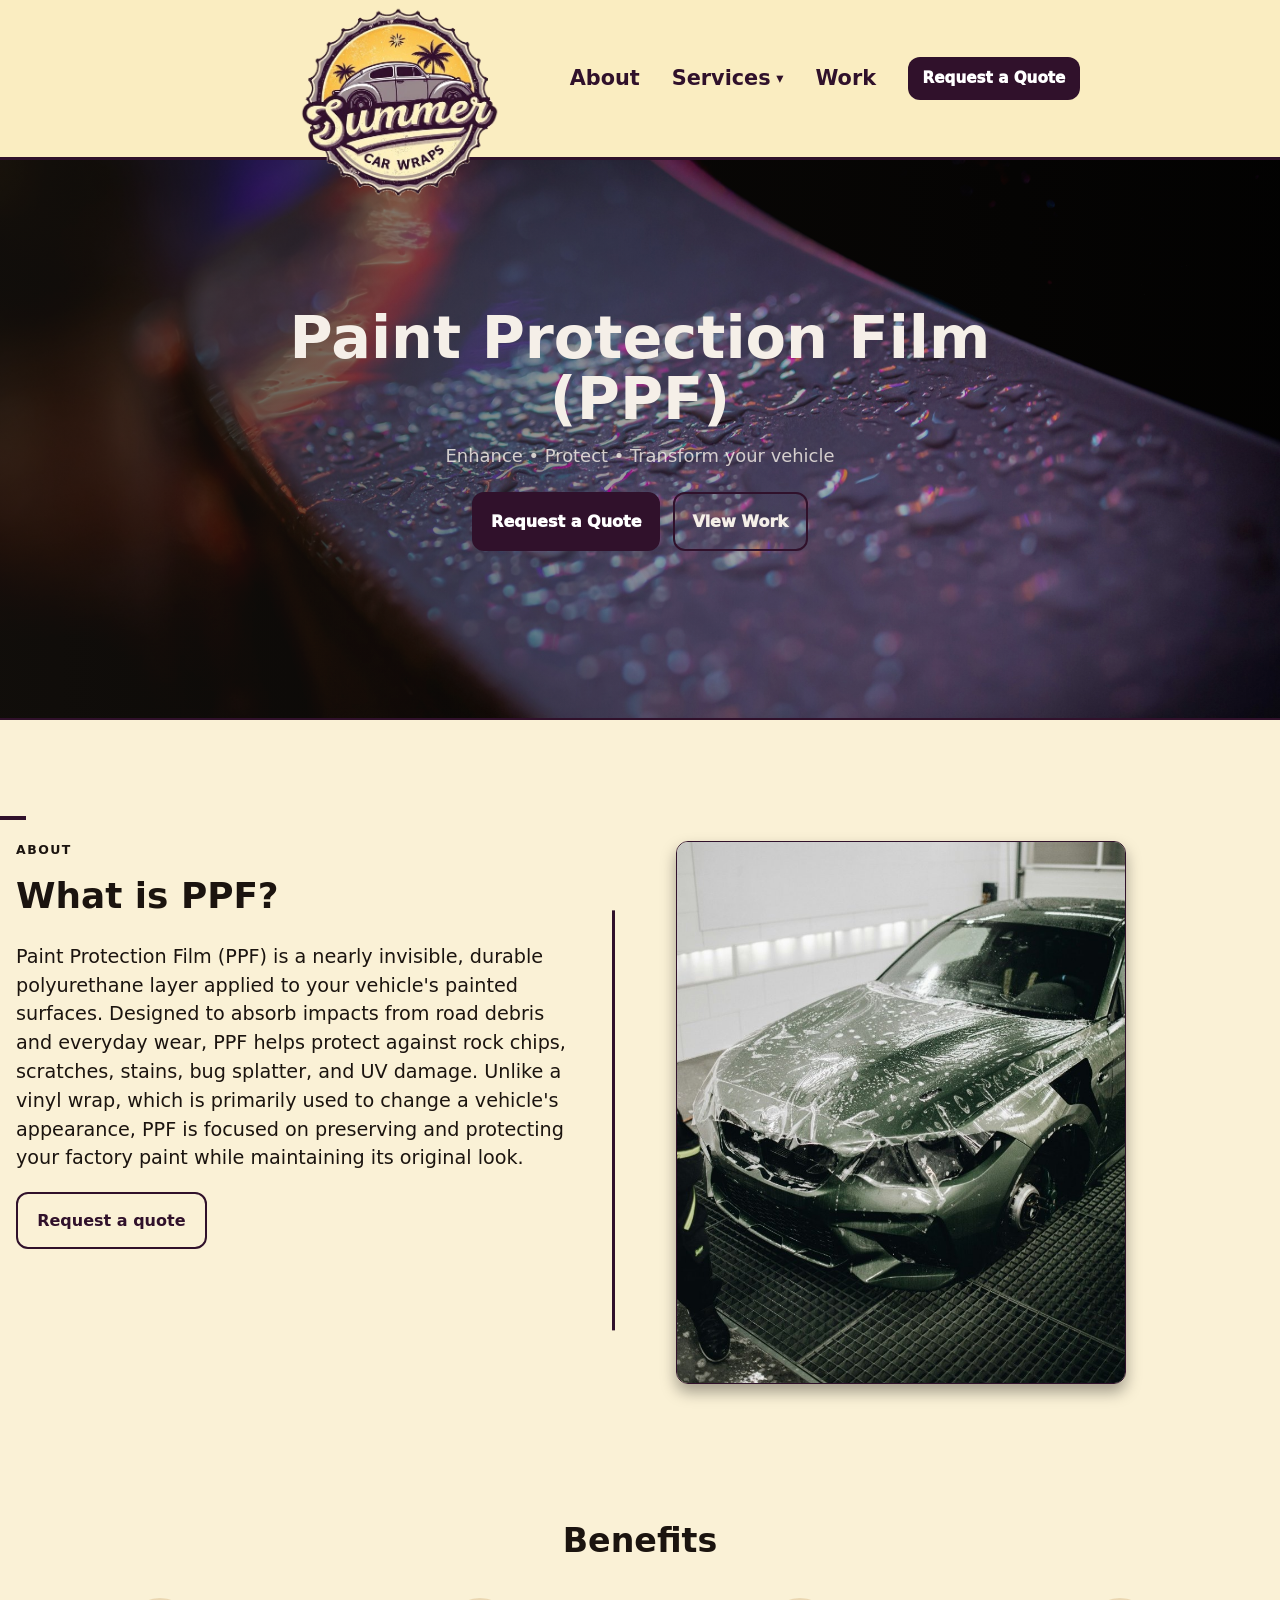
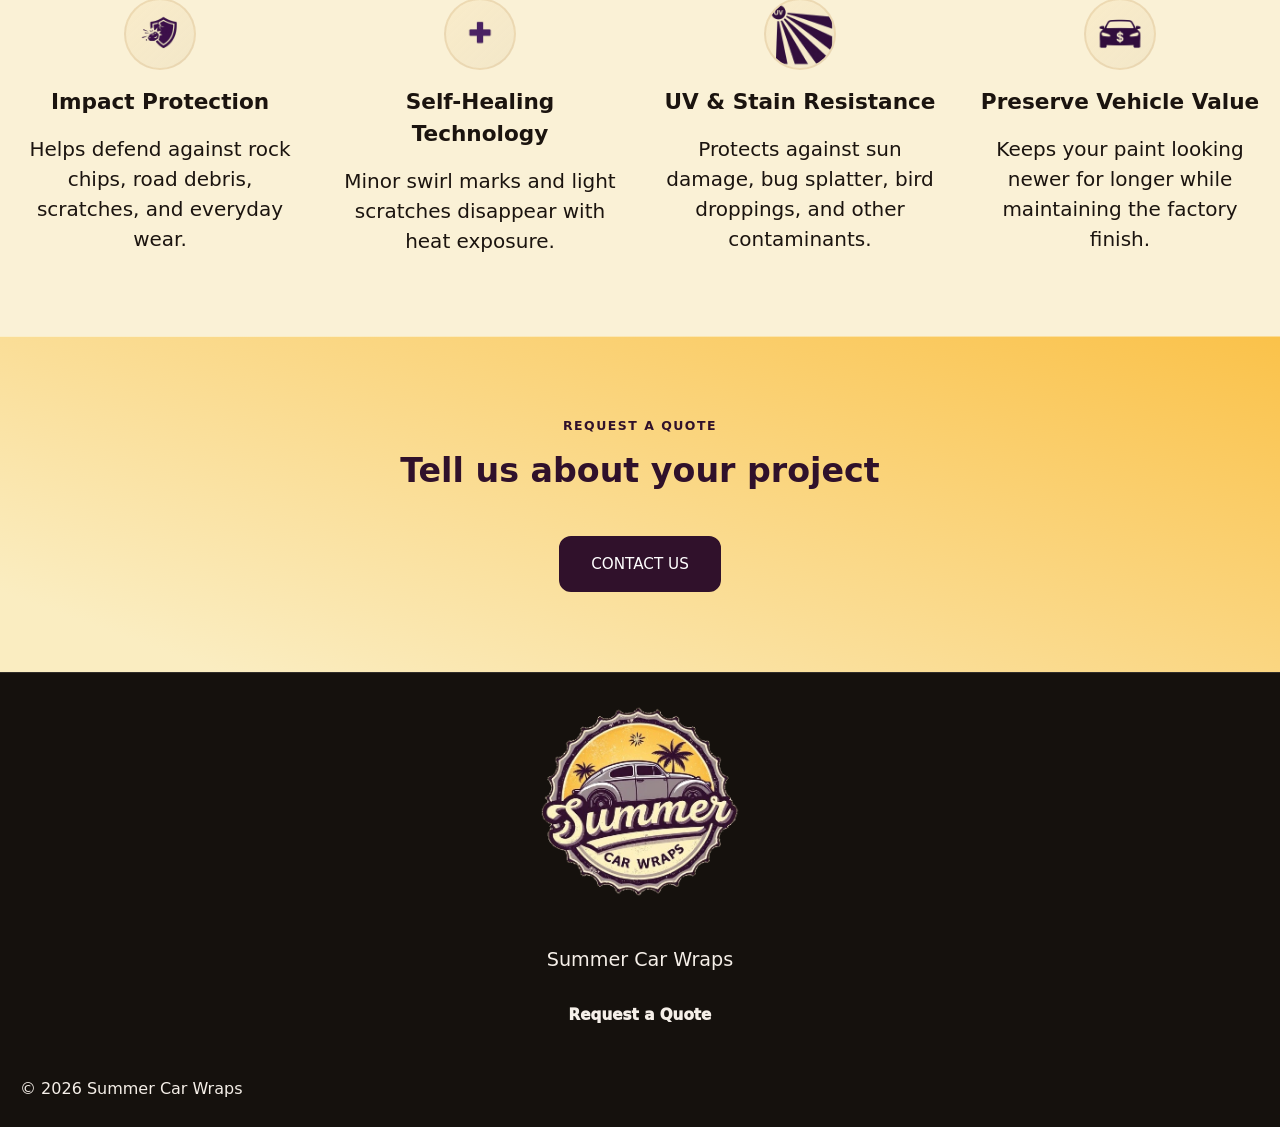
<file: paint-protection-film.html>
<!doctype html>
<html lang="en">
  <head>
    <meta charset="UTF-8" />
    <meta name="viewport" content="width=device-width, initial-scale=1.0" />
    <title>Business Name</title>
    <meta name="description" content="Local service business delivering quality work with clear timelines." />
    <link rel="stylesheet" href="assets/styles/styles.css" />
  </head>

  <body>
    <!-- <a class="skip-link" href="#main">Skip to content</a> -->

    <header class="site-header">
      <div data-include="assets/partials/header.html"></div>

      <!-- <div class="container header-row">
        <a class="brand" href="index.html" aria-label="Business Name home">
          <span class="brand__mark" aria-hidden="true"></span>
          <span class="brand__text">Business Name</span>
        </a>

        <nav class="nav" aria-label="Primary navigation">
          <a class="nav__link nav__link--active" href="index.html">Home</a>
          <a class="nav__link" href="services.html">Services</a>
          <a class="nav__link" href="gallery.html">Work</a>
          <a class="nav__link" href="about.html">About</a>
          <a class="btn btn--primary btn--sm" href="contact.html">Request Quote</a>
        </nav>

        <button class="nav-toggle btn btn--ghost btn--sm" type="button" aria-label="Open menu">
          Menu
        </button>
      </div> -->
    </header>

    <main id="main">
      <section class="hero">
        <img class="hero__img" src="assets/images/ppf-banner.jpg" style="object-position: 50% 30%;" alt="Wide hero image for the business" loading="eager" />
        <div class="hero__overlay">
          <div class="container hero__content">
            <!-- <p class="eyebrow">Local • Trusted • Insured</p> -->
            <h1 class="h1">Paint Protection Film (PPF)</h1>
            <p class="lead">Enhance • Protect • Transform your vehicle</p>
            <div class="hero__actions">
              <a class="btn btn--primary" href="contact.html">Request a Quote</a>
              <a class="btn btn--outline" href="gallery.html">View Work</a>
            </div>
          </div>
        </div>
      </section>

      <section class="section section--about section--benefits">
        <div class="container-lg">
          <div class="section--about">
            <div class="two-col left-align">
              <div class="col col-1 dark">
                <p class="eyebrow dark">About</p>
                <h2 class="h2">What is PPF?</h2>
                <p class="max-w-prose">Paint Protection Film (PPF) is a nearly invisible, durable polyurethane layer applied to your vehicle's painted surfaces. Designed to absorb impacts from road debris and everyday wear, PPF helps protect against rock chips, scratches, stains, bug splatter, and UV damage. Unlike a vinyl wrap, which is primarily used to change a vehicle's appearance, PPF is focused on preserving and protecting your factory paint while maintaining its original look.</p>
                <a class="btn btn--outline" href="contact.html">Request a quote</a>
              </div>
              <div class="col">
                <div class="img-box">
                  <img src="assets/images/ppf-1.jpg" style="max-width: 450px;">
                </div>
              </div>
            </div>
          </div>
        </div>
      </section>

      <section class="section section--benefits">
        <div class="container-lg">
          <h2 class="h2 dark" style="text-align: center; margin-bottom: 2rem;">Benefits</h2>
          <ul class="benefits">
            <li class="benefit">
              <img class="benefit__icon" src="/assets/images/icons/rock-protection-icon.png" aria-hidden="true">
              <h4 class="benefit__title dark">Impact Protection</h4>
              <p class="benefit__desc dark">Helps defend against rock chips, road debris, scratches, and everyday wear.</p>
            </li>
            <li class="benefit">
              <img class="benefit__icon" src="/assets/images/icons/healing-icon.png" aria-hidden="true">
              <h4 class="benefit__title dark">Self-Healing Technology</h4>
              <p class="benefit__desc dark">Minor swirl marks and light scratches disappear with heat exposure.</p>
            </li>
            <li class="benefit">
              <img class="benefit__icon" src="/assets/images/icons/sun-protection-icon.png" aria-hidden="true">
              <h4 class="benefit__title dark">UV & Stain Resistance</h4>
              <p class="benefit__desc dark">Protects against sun damage, bug splatter, bird droppings, and other contaminants.</p>
            </li>
            <li class="benefit">
              <img class="benefit__icon" src="/assets/images/icons/value-icon.png" aria-hidden="true">
              <h4 class="benefit__title dark">Preserve Vehicle Value</h4>
              <p class="benefit__desc dark">Keeps your paint looking newer for longer while maintaining the factory finish.</p>
            </li>
          </ul>
        </div>
      </section>

      <!-- <section class="section section--soft">
        <div class="container">
          <div class="section-head">
            <div>
              <p class="eyebrow">Work</p>
              <h2 class="h2">Example jobs</h2>
            </div>
            <a class="btn btn--outline btn--sm" href="gallery.html">View gallery</a>
          </div>

          <div class="gallery">
            <img src="assets/images/g1.jpg" alt="Project photo 1" loading="lazy" />
            <img src="assets/images/g2.jpg" alt="Project photo 2" loading="lazy" />
            <img src="assets/images/g3.jpg" alt="Project photo 3" loading="lazy" />
            <img src="assets/images/g4.jpg" alt="Project photo 4" loading="lazy" />
            <img src="assets/images/g5.jpg" alt="Project photo 5" loading="lazy" />
            <img src="assets/images/g6.jpg" alt="Project photo 6" loading="lazy" />
          </div>
        </div>
      </section> -->

      <section class="section section--cta section--center">
        <div class="container">
          <div>
            <p class="eyebrow">Request a Quote</p>
            <h2 class="h2">Tell us about your project</h2>
            <a class="btn btn--outline btn--sm" href="services.html">CONTACT US</a>
          </div>
        </div>
      </section>
    </main>

    <div data-include="assets/partials/footer.html"></div>

    <script src="assets/scripts/config.js"></script>
    <script src="assets/scripts/script.js"></script>
  </body>
</html>
</file>
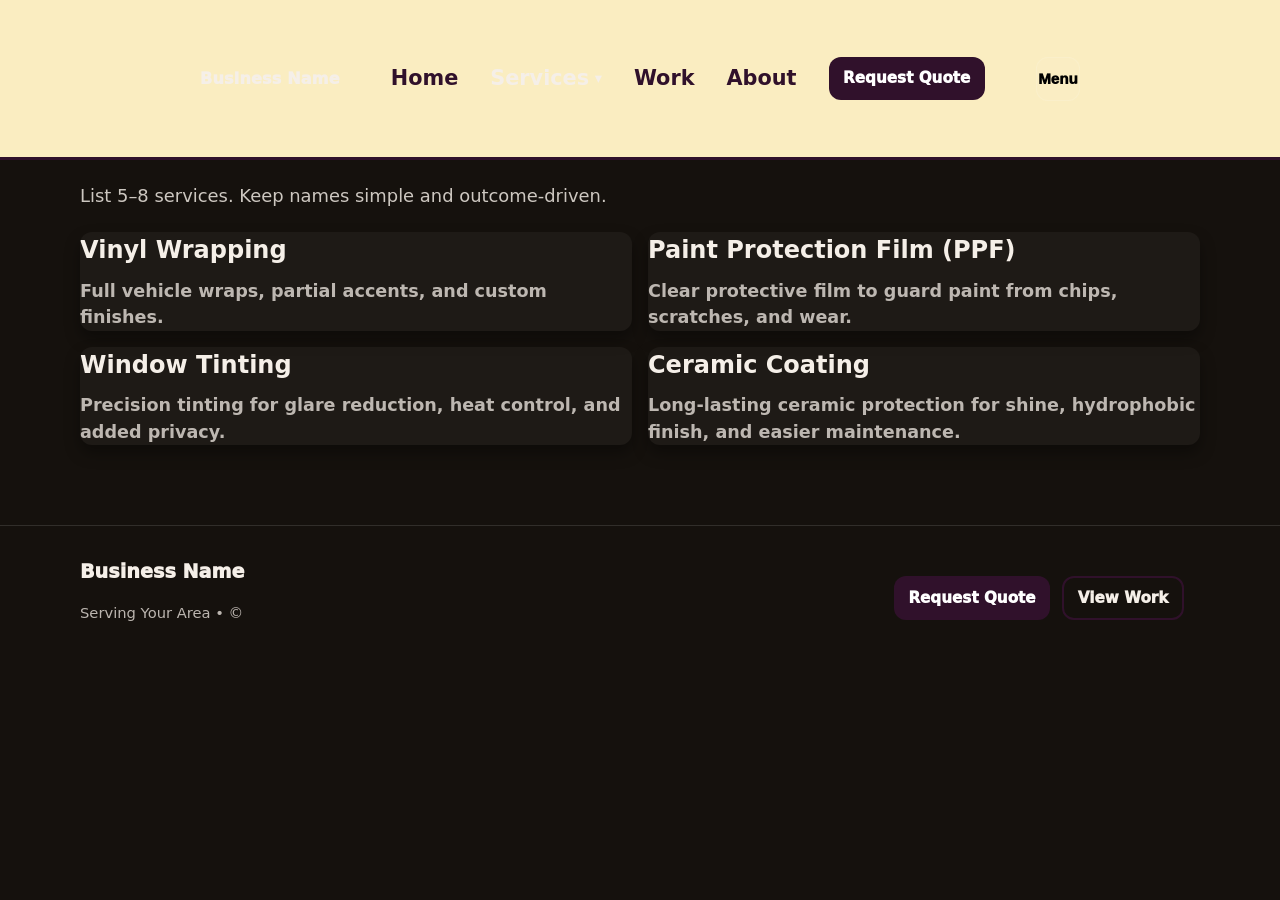
<file: services.html>
<!doctype html>
<html lang="en">
  <head>
    <meta charset="UTF-8" />
    <meta name="viewport" content="width=device-width, initial-scale=1.0" />
    <title>Services — Business Name</title>
    <meta name="description" content="Services offered by Business Name." />
    <link rel="stylesheet" href="assets/styles/styles.css" />
  </head>

  <body>
    <header class="site-header">
      <div class="container header-row">
        <a class="brand" href="index.html">
          <span class="brand__mark"></span>
          <span class="brand__text">Business Name</span>
        </a>

        <nav class="nav" aria-label="Primary navigation">
          <a class="nav__link" href="index.html">Home</a>
          <details class="nav__group">
            <summary class="nav__link nav__link--active nav__group-toggle">Services</summary>
            <div class="nav__dropdown" aria-label="Services submenu">
              <a class="nav__dropdown-link" href="services.html#vinyl-wrapping">Vinyl Wrapping</a>
              <a class="nav__dropdown-link" href="services.html#ppf">Paint Protection Film (PPF)</a>
              <a class="nav__dropdown-link" href="services.html#window-tinting">Window Tinting</a>
              <a class="nav__dropdown-link" href="services.html#ceramic-coating">Ceramic Coating</a>
            </div>
          </details>
          <a class="nav__link" href="gallery.html">Work</a>
          <a class="nav__link" href="about.html">About</a>
          <a class="btn btn--primary btn--sm" href="contact.html">Request Quote</a>
        </nav>

        <button class="nav-toggle btn btn--ghost btn--sm" type="button" aria-label="Open menu">
          Menu
        </button>
      </div>
    </header>

    <main class="section">
      <div class="container">
        <p class="eyebrow">Services</p>
        <h1 class="h1">What we do</h1>
        <p class="lead max-w-prose">
          List 5–8 services. Keep names simple and outcome-driven.
        </p>

        <div class="service-grid">
          <div id="vinyl-wrapping" class="card service"><h3 class="h3">Vinyl Wrapping</h3><p class="muted">Full vehicle wraps, partial accents, and custom finishes.</p></div>
          <div id="ppf" class="card service"><h3 class="h3">Paint Protection Film (PPF)</h3><p class="muted">Clear protective film to guard paint from chips, scratches, and wear.</p></div>
          <div id="window-tinting" class="card service"><h3 class="h3">Window Tinting</h3><p class="muted">Precision tinting for glare reduction, heat control, and added privacy.</p></div>
          <div id="ceramic-coating" class="card service"><h3 class="h3">Ceramic Coating</h3><p class="muted">Long-lasting ceramic protection for shine, hydrophobic finish, and easier maintenance.</p></div>
        </div>
      </div>
    </main>

    <footer class="site-footer">
      <div class="container footer-row">
        <div>
          <p class="footer-title">Business Name</p>
          <p class="muted text-sm">Serving Your Area • © <span id="year"></span></p>
        </div>
        <div class="footer-actions">
          <a class="btn btn--primary btn--sm" href="contact.html">Request Quote</a>
          <a class="btn btn--outline btn--sm" href="gallery.html">View Work</a>
        </div>
      </div>
    </footer>

    <script src="assets/scripts/script.js"></script>
  </body>
</html>
</file>
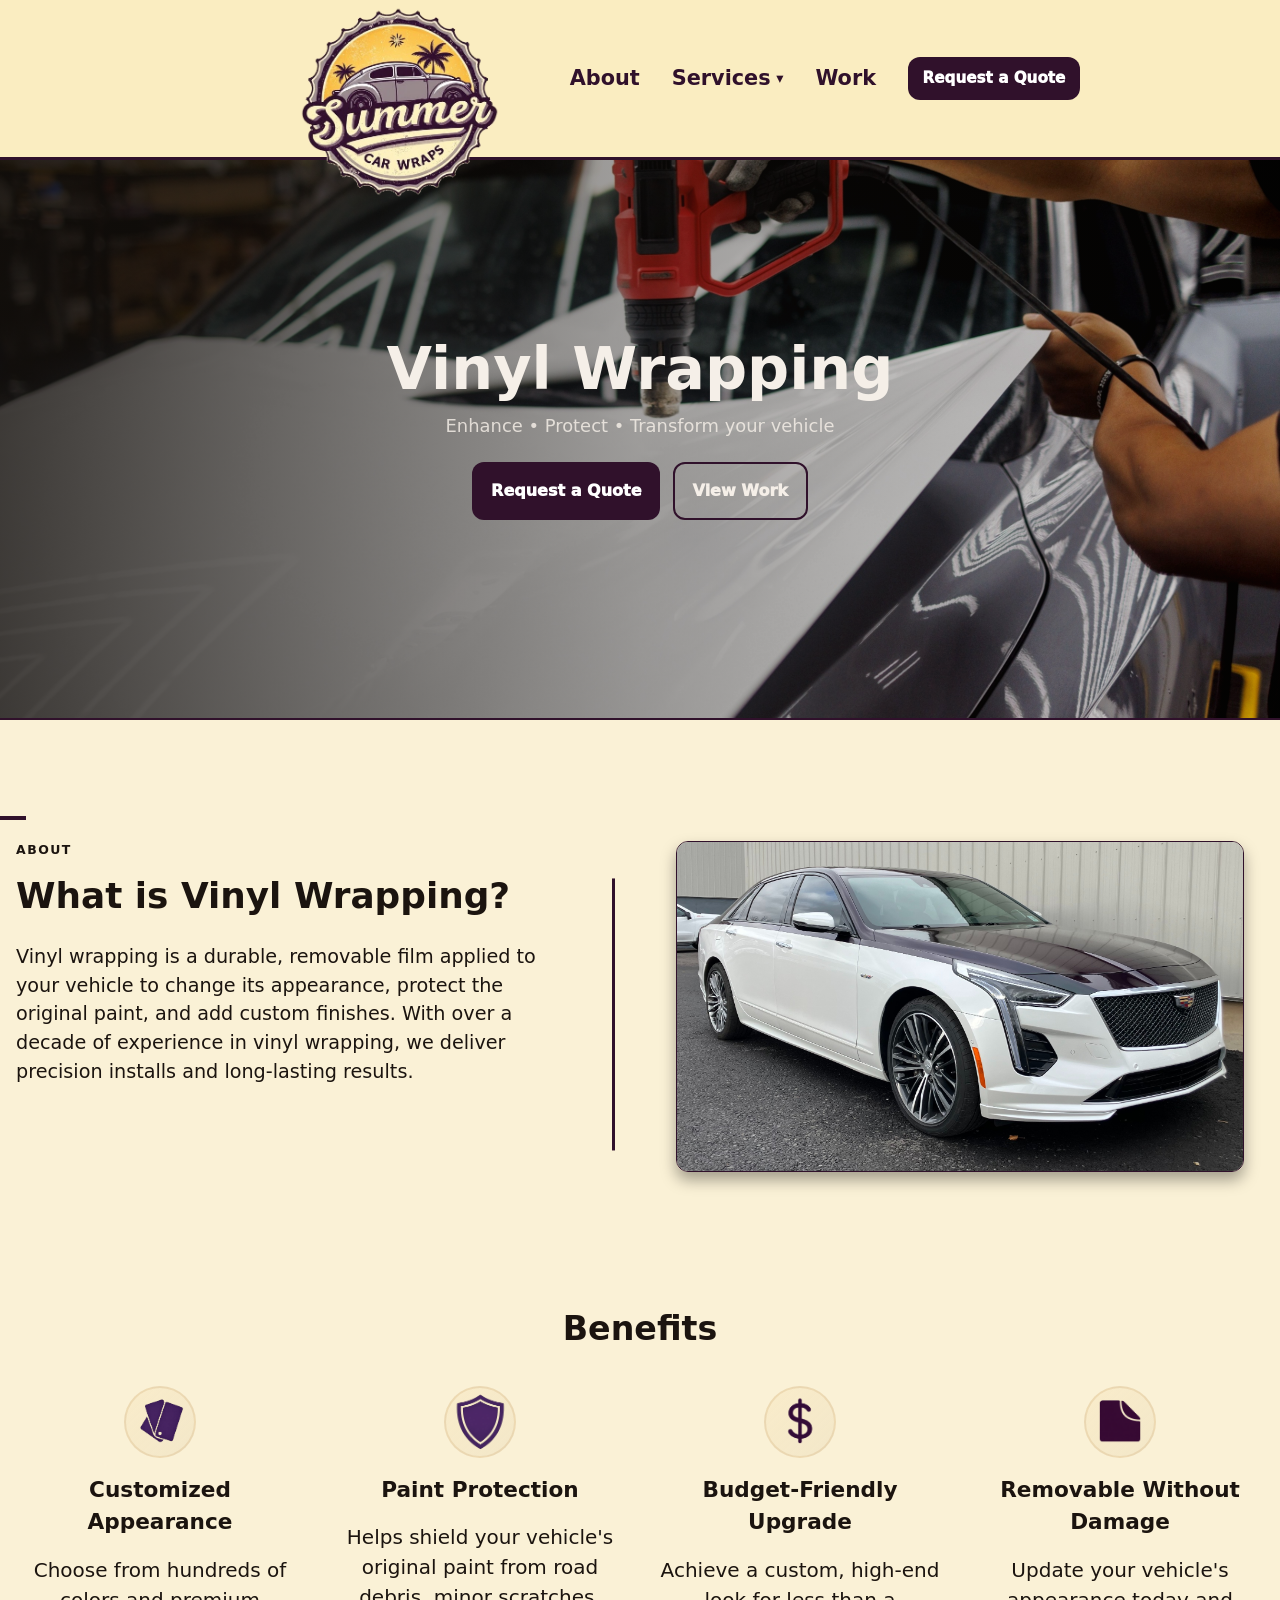
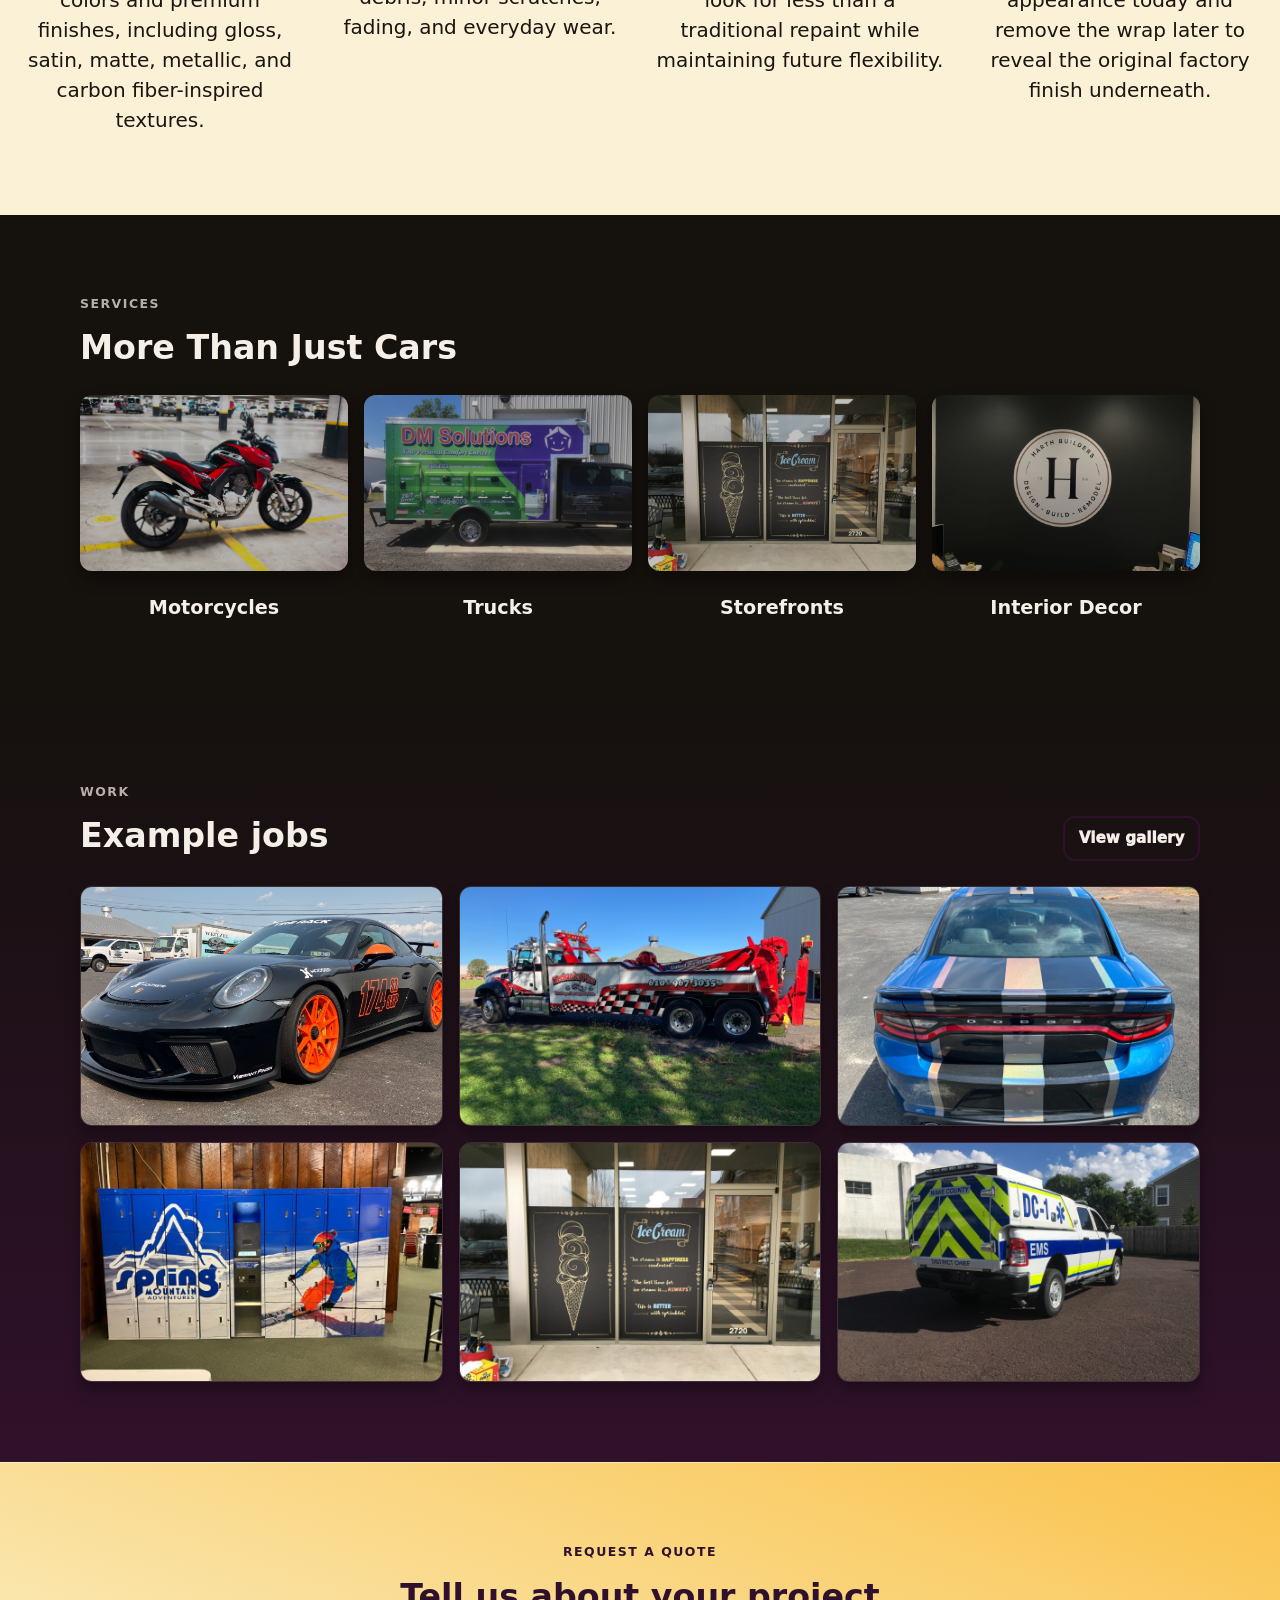
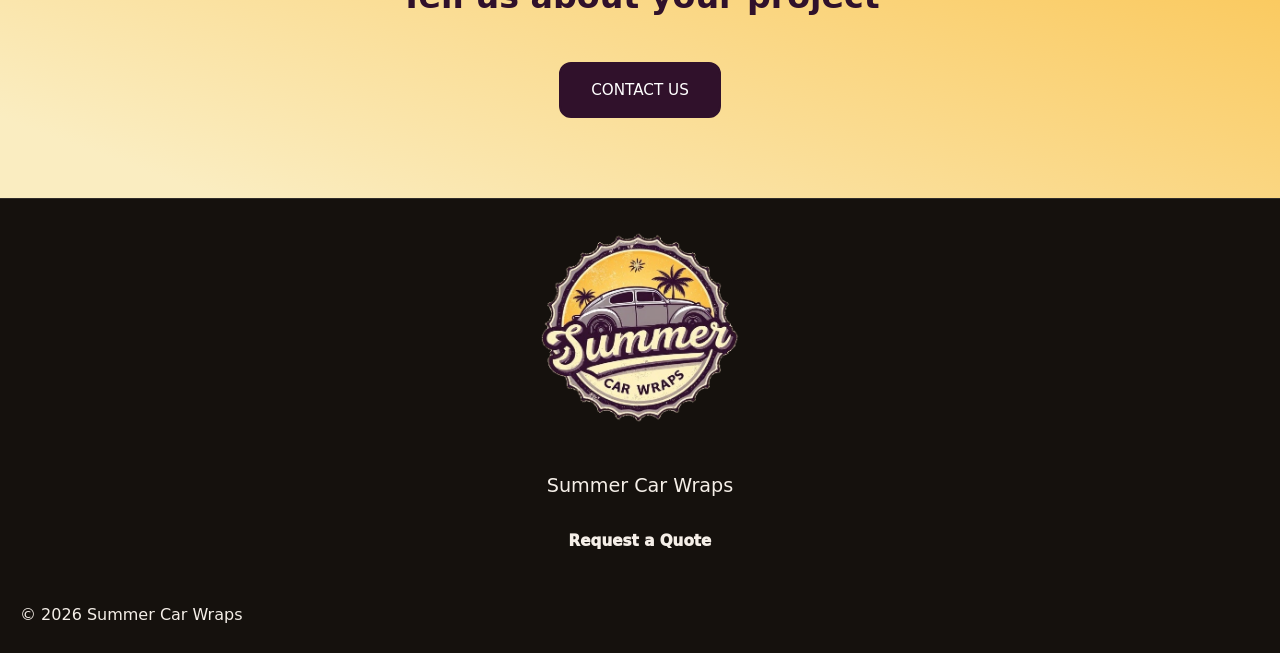
<file: vinyl-wrapping.html>
<!doctype html>
<html lang="en">
  <head>
    <meta charset="UTF-8" />
    <meta name="viewport" content="width=device-width, initial-scale=1.0" />
    <title>Business Name</title>
    <meta name="description" content="Local service business delivering quality work with clear timelines." />
    <link rel="stylesheet" href="assets/styles/styles.css" />
  </head>

  <body>
    <!-- <a class="skip-link" href="#main">Skip to content</a> -->

    <header class="site-header">
      <div data-include="assets/partials/header.html"></div>

      <!-- <div class="container header-row">
        <a class="brand" href="index.html" aria-label="Business Name home">
          <span class="brand__mark" aria-hidden="true"></span>
          <span class="brand__text">Business Name</span>
        </a>

        <nav class="nav" aria-label="Primary navigation">
          <a class="nav__link nav__link--active" href="index.html">Home</a>
          <a class="nav__link" href="services.html">Services</a>
          <a class="nav__link" href="gallery.html">Work</a>
          <a class="nav__link" href="about.html">About</a>
          <a class="btn btn--primary btn--sm" href="contact.html">Request Quote</a>
        </nav>

        <button class="nav-toggle btn btn--ghost btn--sm" type="button" aria-label="Open menu">
          Menu
        </button>
      </div> -->
    </header>

    <main id="main">
      <section class="hero">
        <img class="hero__img" src="assets/images/vinyl-wrap-banner-1.jpg" style="object-position: 50% 70%;" alt="Wide hero image for the business" loading="eager" />
        <div class="hero__overlay">
          <div class="container hero__content">
            <!-- <p class="eyebrow">Local • Trusted • Insured</p> -->
            <h1 class="h1">Vinyl Wrapping</h1>
            <p class="lead">Enhance • Protect • Transform your vehicle</p>
            <div class="hero__actions">
              <a class="btn btn--primary" href="contact.html">Request a Quote</a>
              <a class="btn btn--outline" href="gallery.html">View Work</a>
            </div>
          </div>
        </div>
      </section>

      <section class="section section--about section--benefits">
        <div class="container-lg">
          <div class="section--about">
            <div class="two-col left-align">
              <div class="col col-1 dark">
                <p class="eyebrow dark">About</p>
                <h2 class="h2">What is Vinyl Wrapping?</h2>
                <p class="max-w-prose">Vinyl wrapping is a durable, removable film applied to your vehicle to change its appearance, protect the original paint, and add custom finishes. With over a decade of experience in vinyl wrapping, we deliver precision installs and long-lasting results.</p>
              </div>
              <div class="col">
                <div class="img-box">
                  <img src="assets/images/vinyl-wrapping-1.jpg">
                </div>
              </div>
            </div>
          </div>

            <!-- <div>
              <h2 class="h2 subheader">More Than Just Cars...</h2>
              <div class="service-grid">
                <div class="card service">
                  <img class="card--bg" src="assets/images/gallery/wrap_stock.jpg" style="transform: translateY(-60px);">
                  <div class="content">
                    <h3 class="h3">Motorcycles</h3>
                  </div>
                </div>
                <div class="card service">
                  <img class="card--bg" src="assets/images/gallery/ppf_stock.jpg">
                  <div class="content">
                    <h3 class="h3">Trucks</h3>
                  </div>
                </div>
                <div class="card service">
                  <img class="card--bg" src="assets/images/gallery/icecream-storefront_wrap.jpg">
                  <div class="content">
                    <h3 class="h3">Storefront</h3>
                  </div>
                </div>
                <div class="card service">
                  <img class="card--bg" src="assets/images/gallery/interior-decor-3_wrap.jpg">
                  <div class="content">
                    <h3 class="h3">Interior Decor</h3>
                  </div>
                </div>
              </div>

              <a class="btn btn--outline" href="services.html">View Full Gallery</a>

            </div> -->

        </div>
      </section>

      <section class="section section--benefits">
        <div class="container-lg">
          <h2 class="h2 dark" style="text-align: center; margin-bottom: 2rem;">Benefits</h2>
          <ul class="benefits">
            <li class="benefit">
              <img class="benefit__icon" src="/assets/images/icons/color-swatches-icon.png" aria-hidden="true">
              <h4 class="benefit__title dark">Customized Appearance</h4>
              <p class="benefit__desc dark">Choose from hundreds of colors and premium finishes, including gloss, satin, matte, metallic, and carbon fiber-inspired textures.</p>
            </li>
            <li class="benefit">
              <img class="benefit__icon" src="/assets/images/icons/shield-icon.png" aria-hidden="true">
              <h4 class="benefit__title dark">Paint Protection</h4>
              <p class="benefit__desc dark">Helps shield your vehicle's original paint from road debris, minor scratches, fading, and everyday wear.</p>
            </li>
            <li class="benefit">
              <img class="benefit__icon" src="/assets/images/icons/dollar-icon.png" aria-hidden="true">
              <h4 class="benefit__title dark">Budget-Friendly Upgrade</h4>
              <p class="benefit__desc dark">Achieve a custom, high-end look for less than a traditional repaint while maintaining future flexibility.</p>
            </li>
            <li class="benefit">
              <img class="benefit__icon" src="/assets/images/icons/removable-icon.png" aria-hidden="true">
              <h4 class="benefit__title dark">Removable Without Damage</h4>
              <p class="benefit__desc dark">Update your vehicle's appearance today and remove the wrap later to reveal the original factory finish underneath.</p>
            </li>
          </ul>
        </div>
      </section>

      <section class="section section--vinyl-platforms">
        <div class="container">
          <div class="section-head">
            <div>
              <p class="eyebrow">Services</p>
              <h2 class="h2">More Than Just Cars</h2>
              <!-- <p class="muted max-w-prose">Keep it to 3–6. Clear names beat clever names.</p> -->
            </div>
            <!-- <a class="btn btn--outline btn--sm" href="services.html">All services</a> -->
          </div>

          <div class="grid grid--4">
            <div class="card card-md dark-overlay" style="background-image: url(assets/images/motorcycle.png);"></div>
            <div class="card card-md dark-overlay" style="background-image: url(assets/images/gallery/wraps/commercial-wraps_01.jpg);"></div>
            <div class="card card-md dark-overlay" style="background-image: url(/assets/images/gallery/wraps/icecream-storefront_wrap.jpg);"></div>
            <div class="card card-md dark-overlay" style="background-image: url(/assets/images/gallery/wraps/interior-decor-1_wrap.jpg);"></div>
          </div>

          <div class="grid grid--4">
            <div>
              <div class="content">
                <h3 class="h3">Motorcycles</h3>
              </div>
            </div>
            <div>
              <div class="content">
                <h3 class="h3">Trucks</h3>
              </div>
            </div>
            <div>
              <div class="content">
                <h3 class="h3">Storefronts</h3>
              </div>
            </div>
            <div>
              <div class="content">
                <h3 class="h3">Interior Decor</h3>
              </div>
            </div>
          </div>
        </div>
      </section>

      <section class="section section--soft">
        <div class="container">
          <div class="section-head">
            <div>
              <p class="eyebrow">Work</p>
              <h2 class="h2">Example jobs</h2>
            </div>
            <a class="btn btn--outline btn--sm" href="gallery.html">View gallery</a>
          </div>

          <div class="gallery">
            <img src="assets/images/gallery/wraps/luxury-wraps_13.jpg" alt="Project photo 1" loading="lazy" />
            <img src="assets/images/gallery/wraps/commercial-wraps_09.jpg" alt="Project photo 2" loading="lazy" />
            <img src="assets/images/gallery/wraps/custom-stripe-wraps_02.jpg" alt="Project photo 3" loading="lazy" />
            <img src="assets/images/gallery/wraps/custom-wraps_17.jpg" alt="Project photo 4" loading="lazy" />
            <img src="assets/images/gallery/wraps/icecream-storefront_wrap.jpg" alt="Project photo 5" loading="lazy" />
            <img src="assets/images/gallery/wraps/emergency-vehicle-wraps_12.jpg" alt="Project photo 6" loading="lazy" />
          </div>
        </div>
      </section>

      <!-- <section class="section section--soft">
        <div class="container">
          <p class="eyebrow">Process</p>
          <h2 class="h2">Simple, clear, and collaborative</h2>

          <div class="steps">
            <div class="step">
              <div class="step__num">1</div>
              <h3 class="h3">Consult</h3>
              <p class="muted">Share goals, measurements, and timeline.</p>
            </div>
            <div class="step">
              <div class="step__num">2</div>
              <h3 class="h3">Estimate</h3>
              <p class="muted">Clear scope, clear price, clear next steps.</p>
            </div>
            <div class="step">
              <div class="step__num">3</div>
              <h3 class="h3">Deliver</h3>
              <p class="muted">Quality work, clean finish, and follow-up support.</p>
            </div>
          </div>
        </div>
      </section> -->

      <!-- <section class="section section--soft">
        <div class="container">
          <p class="eyebrow">Reviews</p>
          <h2 class="h2">Trusted by customers in your area</h2>

          <div class="quotes">
            <blockquote class="quote">
              “Fantastic communication and the final result was perfect.”
              <span class="muted">— Client Name</span>
            </blockquote>
            <blockquote class="quote">
              “On time, clean install, and better than we expected.”
              <span class="muted">— Client Name</span>
            </blockquote>
          </div>
        </div>
      </section> -->

      <!-- <section class="section section--soft">
        <div class="container">
          <p class="eyebrow">FAQ</p>
          <h2 class="h2">Questions, answered</h2>

          <div class="faq">
            <div class="faq-item">
              <button class="faq-q" type="button">
                <span>How soon can you start?</span><span class="faq-icon">+</span>
              </button>
              <div class="faq-a">Typical lead times are 1–3 weeks depending on scope.</div>
            </div>

            <div class="faq-item">
              <button class="faq-q" type="button">
                <span>Do you provide free estimates?</span><span class="faq-icon">+</span>
              </button>
              <div class="faq-a">Yes—share photos + measurements and we’ll respond quickly.</div>
            </div>

            <div class="faq-item">
              <button class="faq-q" type="button">
                <span>What areas do you serve?</span><span class="faq-icon">+</span>
              </button>
              <div class="faq-a">Add your service area here (towns/counties/radius).</div>
            </div>
          </div>
        </div>
      </section> -->

      <section class="section section--cta section--center">
        <div class="container">
          <div>
            <p class="eyebrow">Request a Quote</p>
            <h2 class="h2">Tell us about your project</h2>
            <a class="btn btn--outline btn--sm" href="services.html">CONTACT US</a>
          </div>
        </div>
      </section>
    </main>

    <!-- Sticky mobile CTA -->
    <!-- <div class="sticky-cta" aria-label="Mobile actions">
      <a class="btn btn--primary" href="contact.html">Quote</a>
      <a class="btn btn--outline" href="tel:+11234567890">Call</a>
    </div> -->

    <div data-include="assets/partials/footer.html"></div>

    <!-- <footer class="site-footer">
      <div class="container footer-row">
        <div>
          <p class="footer-title">Business Name</p>
          <p class="muted text-sm">
            123 Main St, Town, ST 12345 •
            <a class="link" href="tel:+11234567890">(123) 456-7890</a> •
            <a class="link" href="mailto:hello@business.com">hello@business.com</a>
          </p>
        </div>

        <div class="footer-actions">
          <a class="btn btn--primary btn--sm" href="contact.html">Request Quote</a>
          <a class="btn btn--outline btn--sm" href="gallery.html">View Work</a>
        </div>

        <p class="muted text-sm">© <span id="year"></span></p>
      </div>
    </footer> -->
    <script src="assets/scripts/config.js"></script>
    <script src="assets/scripts/script.js"></script>
  </body>
</html>
</file>
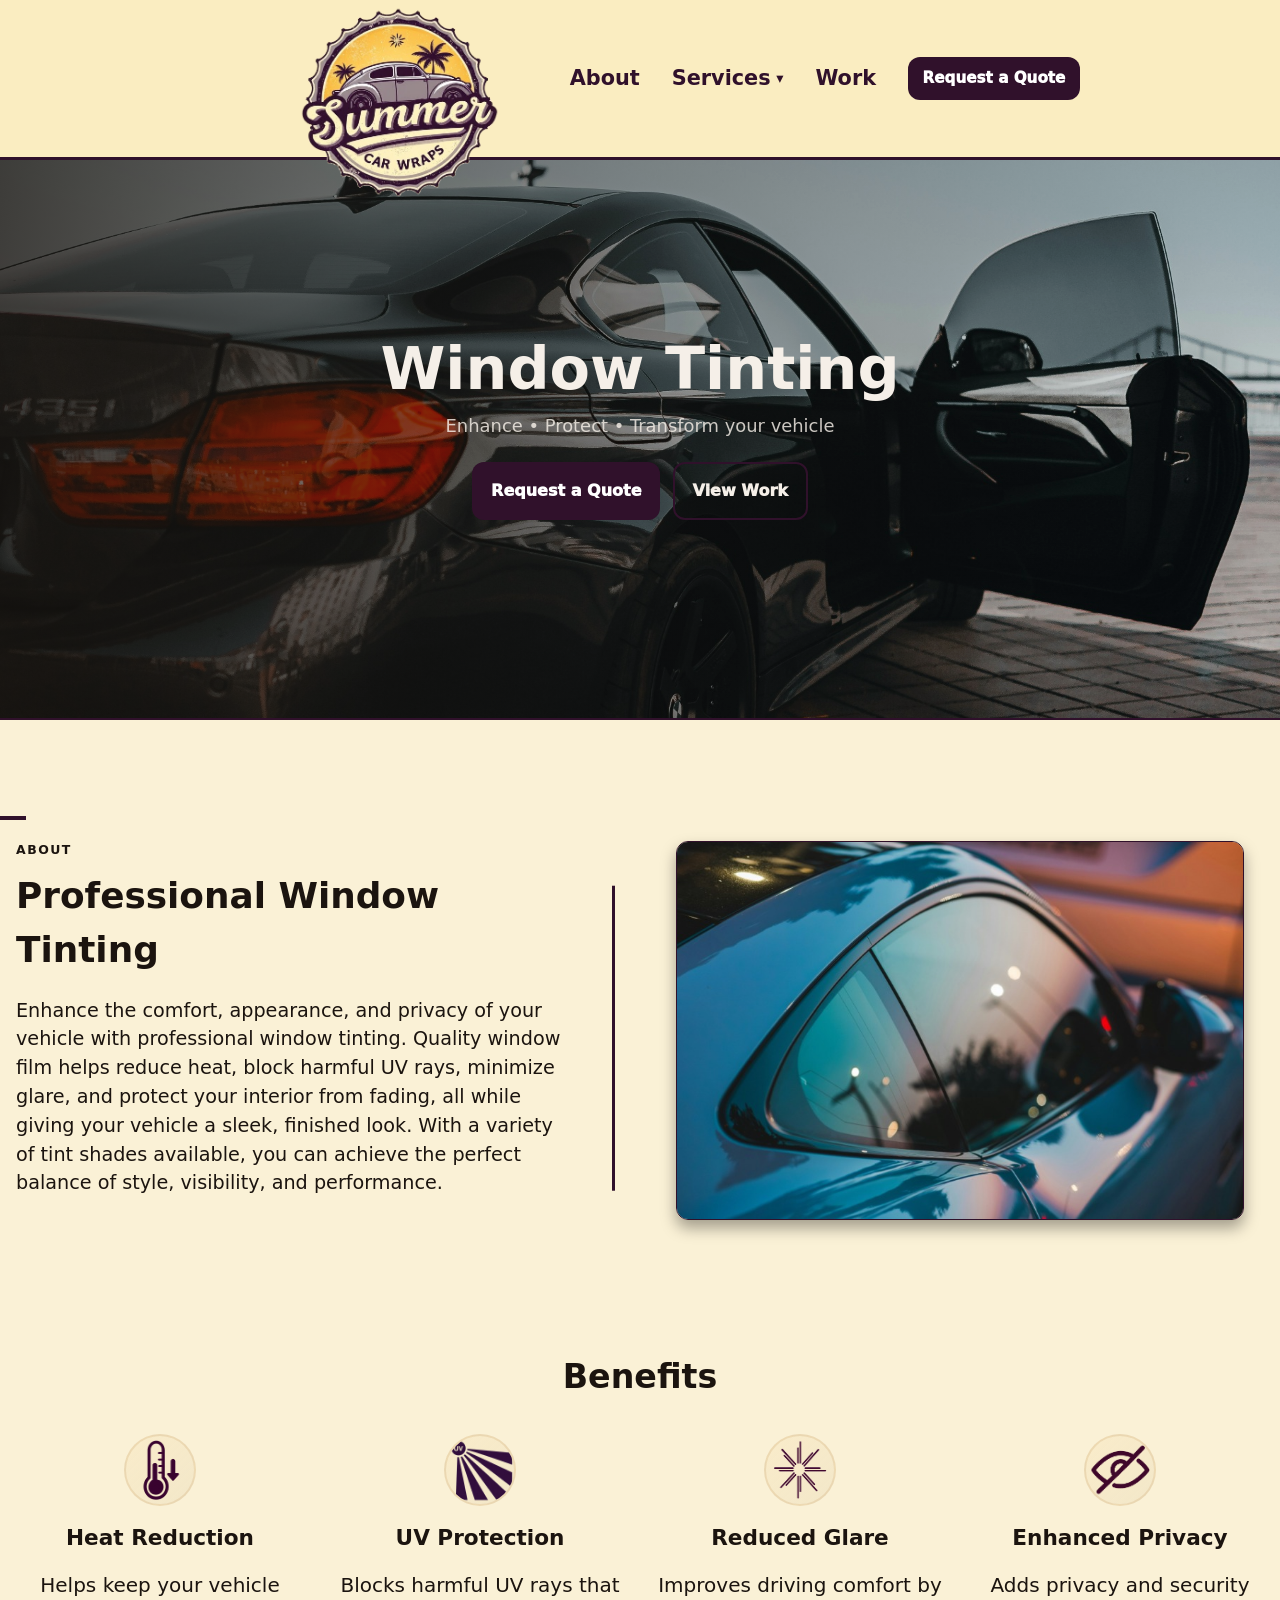
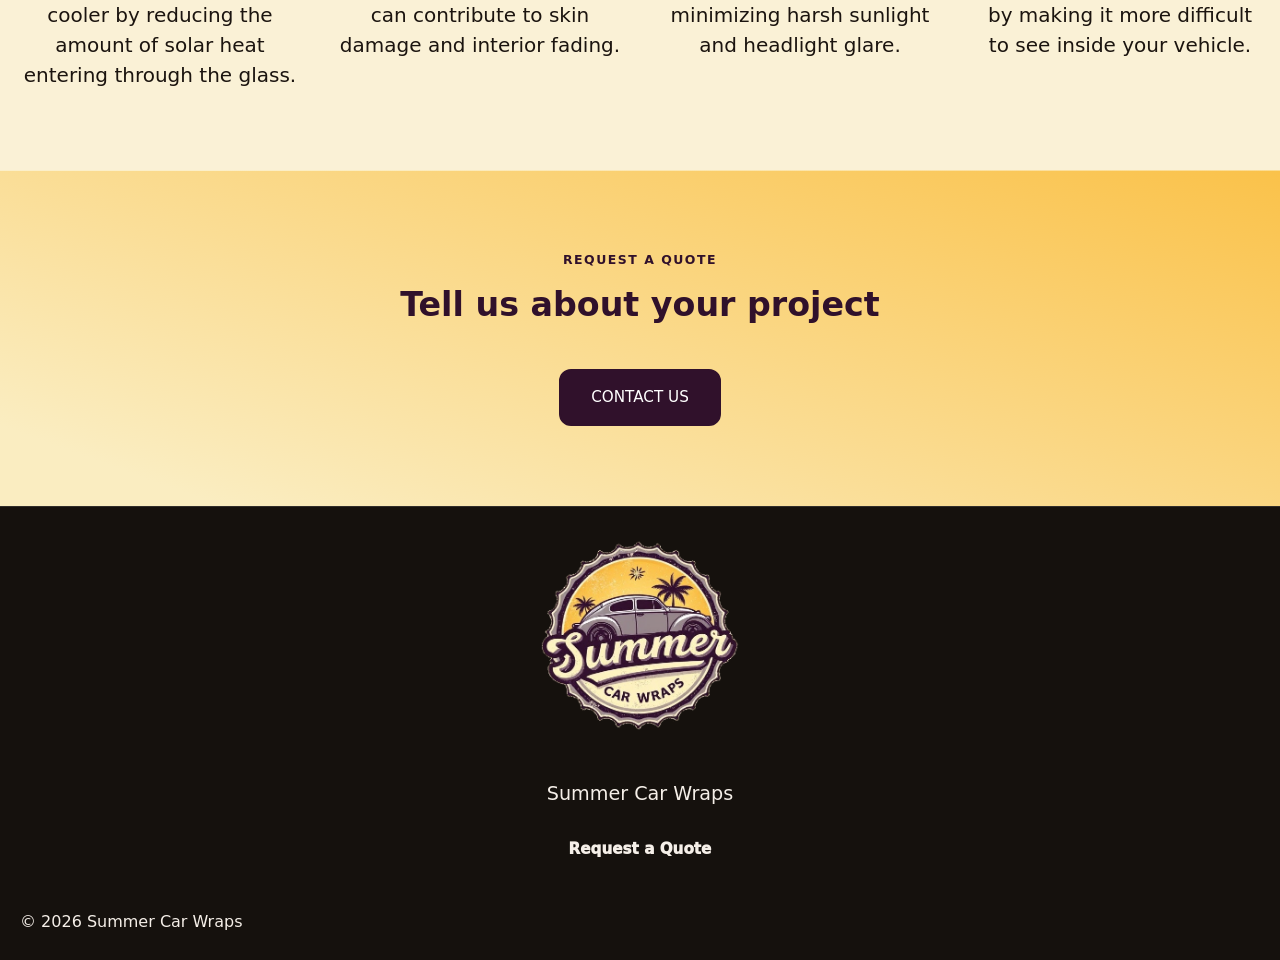
<file: window-tinting.html>
<!doctype html>
<html lang="en">
  <head>
    <meta charset="UTF-8" />
    <meta name="viewport" content="width=device-width, initial-scale=1.0" />
    <title>Business Name</title>
    <meta name="description" content="Local service business delivering quality work with clear timelines." />
    <link rel="stylesheet" href="assets/styles/styles.css" />
  </head>

  <body>
    <!-- <a class="skip-link" href="#main">Skip to content</a> -->

    <header class="site-header">
      <div data-include="assets/partials/header.html"></div>
    </header>

    <main id="main">
      <section class="hero">
        <img class="hero__img" src="assets/images/tint/tint-2.jpg" style="object-position: 50% 30%;" alt="Wide hero image for the business" loading="eager" />
        <div class="hero__overlay">
          <div class="container hero__content">
            <!-- <p class="eyebrow">Local • Trusted • Insured</p> -->
            <h1 class="h1">Window Tinting</h1>
            <p class="lead">Enhance • Protect • Transform your vehicle</p>
            <div class="hero__actions">
              <a class="btn btn--primary" href="contact.html">Request a Quote</a>
              <a class="btn btn--outline" href="gallery.html">View Work</a>
            </div>
          </div>
        </div>
      </section>

      <section class="section section--about section--benefits">
        <div class="container-lg">
          <div class="section--about">
            <div class="two-col left-align">
              <div class="col col-1 dark">
                <p class="eyebrow dark">About</p>
                <h2 class="h2">Professional Window Tinting</h2>
                <p class="max-w-prose">Enhance the comfort, appearance, and privacy of your vehicle with professional window tinting. Quality window film helps reduce heat, block harmful UV rays, minimize glare, and protect your interior from fading, all while giving your vehicle a sleek, finished look. With a variety of tint shades available, you can achieve the perfect balance of style, visibility, and performance.</p>
              </div>
              <div class="col">
                <div class="img-box">
                  <img src="assets/images/tint/tint-3.jpg">
                </div>
              </div>
            </div>
          </div>
        </div>
      </section>

      <section class="section section--benefits">
        <div class="container-lg">
          <h2 class="h2 dark" style="text-align: center; margin-bottom: 2rem;">Benefits</h2>
          <ul class="benefits">
            <li class="benefit">
              <img class="benefit__icon" src="/assets/images/icons/thermometer-icon.png" aria-hidden="true">
              <h4 class="benefit__title dark">Heat Reduction</h4>
              <p class="benefit__desc dark">Helps keep your vehicle cooler by reducing the amount of solar heat entering through the glass.</p>
            </li>
            <li class="benefit">
              <img class="benefit__icon" src="/assets/images/icons/sun-protection-icon.png" aria-hidden="true">
              <h4 class="benefit__title dark">UV Protection</h4>
              <p class="benefit__desc dark">Blocks harmful UV rays that can contribute to skin damage and interior fading.</p>
            </li>
            <li class="benefit">
              <img class="benefit__icon" src="/assets/images/icons/glare-icon.png" aria-hidden="true">
              <h4 class="benefit__title dark">Reduced Glare</h4>
              <p class="benefit__desc dark">Improves driving comfort by minimizing harsh sunlight and headlight glare.</p>
            </li>
            <li class="benefit">
              <img class="benefit__icon" src="/assets/images/icons/privacy-icon.png" aria-hidden="true">
              <h4 class="benefit__title dark">Enhanced Privacy</h4>
              <p class="benefit__desc dark">Adds privacy and security by making it more difficult to see inside your vehicle.</p>
            </li>
          </ul>
        </div>
      </section>

      <section class="section section--cta section--center">
        <div class="container">
          <div>
            <p class="eyebrow">Request a Quote</p>
            <h2 class="h2">Tell us about your project</h2>
            <a class="btn btn--outline btn--sm" href="services.html">CONTACT US</a>
          </div>
        </div>
      </section>
    </main>

    <div data-include="assets/partials/footer.html"></div>

    <script src="assets/scripts/config.js"></script>
    <script src="assets/scripts/script.js"></script>
  </body>
</html>
</file>
<file: assets/styles/styles.css>
:root {
  /* Brand tokens: change these per client */
  --bg: #15110d;
  --text: #f5efe8;
  --muted: rgba(245, 239, 232, 0.74);
  --border: rgba(255, 255, 255, 0.12);

  --surface: rgba(255, 255, 255, 0.04);
  --surface-2: rgba(255, 255, 255, 0.02);
  --surface-3: rgba(0, 0, 0, 0.02);

  --primary: #c9a46b;
  --primary-2: #a57a3a;

  --yellow-muter: #faf1d6;
  --yellow-mute: #faedc1;
  --yellow-dark: #FAC24A;
  --yellow-darker: #e2a41fde;
  --purple: #30112b;

  --radius: 12px;
  --radius-sm: 12px;
  --container: 1120px;
  --container-lg: 1400px;

  --shadow-sm: 0 8px 15px rgba(0, 0, 0, 0.35);
  --shadow-md: 0 22px 52px rgba(0, 0, 0, 0.45);

  --font: ui-sans-serif, system-ui, -apple-system, Segoe UI, Roboto, Helvetica, Arial;
}

@font-face {
  font-family: "Srikandy";
  src: url("../fonts/Srikandy.ttf") format("truetype");
  font-weight: 400;
  font-style: normal;
  font-display: swap;
}

*,
*::before,
*::after { box-sizing: border-box; }

html, body { height: 100%; }

body {
  margin: 0;
  font-family: var(--font);
  color: var(--text);
  background:
    radial-gradient(000px 600px at 20% -10%, rgba(201, 164, 107, 0.18), transparent 60%),
    var(--bg);
  line-height: 1.5;
}

p {
  font-size: 1.2em;
}

.home .site-header { border-bottom: none; }
.site-header--scrolled .site-header { border-bottom: 3px solid var(--purple) !important; height: 130px; }


img { display: block; max-width: 100%; }
a { color: inherit; text-decoration: none; }
a:hover { text-decoration: underline; }

.container { width: min(100% - 2rem, var(--container)); margin-inline: auto; }
.container-lg { width: min(100% - 2rem, var(--container-lg)); margin-inline: auto; }

.section { padding: 5rem 0; }
.section--tight { padding: 3rem 0; }
.section--soft {
  background: linear-gradient(to bottom, var(--surface-3), #30112b);
  /* border-top: 1px solid var(--border);
  border-bottom: 1px solid var(--border); */
}
.section--soft-top {
  background: linear-gradient(to top, var(--surface-2), #30112b);
  /* border-top: 1px solid var(--border);
  border-bottom: 1px solid var(--border); */
}
.section--center {text-align: center;}
.section--cta {
  /* background: radial-gradient(800px 520px at 20% 0%, rgba(201, 164, 107, 0.22), transparent 62%),
    var(--surface-2); */
    background: linear-gradient(20deg, var(--yellow-mute) 10%, var(--yellow-dark) 100%),
    var(--surface-2);
  border-top: 1px solid var(--border);
  color: #30112b;
}
.section--cta .eyebrow {
  color: var(--purple);
}
.section--cta .btn {
  margin-top: 40px;
  color: #fff;
  background-color: var(--purple);
  font-weight: 500;
  padding: 15px 30px;
  transition: background-color 300ms ease, transform 300ms ease, box-shadow 300ms ease, color 300ms ease;
}
.section--cta .btn:hover,
.section--cta .btn:focus {
  background-color: #4c213a;
  color: #fff;
  transform: translateY(-2px) scale(1.035);
  box-shadow: 0 12px 28px rgba(48, 17, 43, 0.26);
}

.section--benefits {
  background-color: var(--yellow-muter);
}

.section--about {
  position: relative;
  /* overflow: hidden; */
  padding-bottom: 1rem !important;
}

.section--about img {
  border-radius: 12px;
  border: 1px solid var(--purple);
  box-shadow: var(--shadow-sm);
}

.col-1 {
  /* position: relative; */
  padding-right: 50px;
  padding-left: 0px;
  margin-top: 20px;
}

.img-box {
  padding: 20px;
}

.col-1::after {
  content: "";
  display: none;
  position: absolute;
  height: 70%;
  width: 3px;
  background-color: var(--purple);
  top: 50%;
  transform: translateY(-50%);
  right: 52%;
}

@media (min-width: 980px) {
  .col-1::after {
    display: block;
  }
}

.col-1::before {
  content: "";
  display: block;
  position: absolute;
  height: 40px;
  width: 40px;
  top: -5px;
  left: -30px;
  border-top: solid 4px var(--purple);
  border-left: solid 4px var(--purple);
}

.section-divider {
  position: relative;
  left: 50%;
  width: 100vw;
  transform: translateX(-50%);
  height: 2px;
  margin: 0;
  background: rgba(255, 255, 255, 0.24);
  box-shadow: inset 0 1px 0 rgba(255, 255, 255, 0.12);
}

.section-divider::before {
  content: none;
}

.section--about::before {
  content: '';
  position: absolute;
  top: 0;
  left: 0;
  right: 0;
  bottom: 0;
  background: linear-gradient(160deg, transparent 30%, rgba(255, 255, 255, 0.15) 50%, transparent 70%);
  width: 200%;
  height: 200%;
  pointer-events: none;
  z-index: 1;
  transform: translateX(var(--sheen-x, -150%)) translateY(var(--sheen-y, -150%));
}

.section--about-home::after {
  content: '';
  position: absolute;
  top: 0;
  left: 0;
  right: 0;
  bottom: -400px;
  background-image: url("/assets/images/sunburst-pattern-fade.png");
  background-repeat: no-repeat;
  background-size: cover;
  opacity: 0.3;
  z-index: 0;
  pointer-events: none;
}

.section--about .container {
  position: relative;
  z-index: 1;
}

.section--about .section-head {
  text-align: center;
  justify-content: center;
}

.section--about .h2 {
  /* font-family: "Srikandy", Arial, sans-serif; */
  font-size: 2.8vw;
  margin-bottom: 20px;
}

.section--about .subheader {
  /* font-family: "Srikandy", Arial, sans-serif; */
  font-size: 1.8vw;
  margin-bottom: 20px;
}

.section--about .service-grid {
  grid-template-columns: repeat(2, minmax(0, 1fr));
  text-align: center;
}

.section--about .btn {
  position: relative;
  overflow: hidden;
  color: var(--purple);
  background: transparent;
  border: 2px solid var(--purple);
  font-weight: 800;
  padding: 0.88rem 1.2rem;
  box-shadow: 0 0 0 rgba(48, 17, 43, 0);
  transition: color 300ms ease, transform 300ms ease, box-shadow 300ms ease, border-color 300ms ease, background-color 300ms ease;
}

.section--about .btn:hover,
.section--about .btn:focus {
  color: #fff;
  background-color: var(--purple);
  border-color: var(--purple);
  transform: translateY(-2px);
  box-shadow: 0 12px 28px rgba(48, 17, 43, 0.30);
}

/* Grids */

.grid {
  margin-top: 1.4rem;
  display: grid;
  gap: 1rem;
  text-align: center;
}

.grid--4 {
  grid-template-columns: repeat(4, minmax(0, 1fr));
}

.grid .card-md {
  height: 11em;
}

.section--about .service {
  padding: 0.6rem 1rem;;
}

.section--about .body-text {
  text-align: center;
}

.h1 {
  margin: 0;
  font-size: clamp(2.6rem, 4.6vw, 4.1rem);
  line-height: 1.04;
}
.h2 { margin: 0; font-size: clamp(1.9rem, 2.6vw, 2.5rem); }
.h3 { margin: 0; font-size: 1.2rem; }
.lead { margin: 0.85rem 0 0; color: rgba(245,239,232,0.82); font-size: clamp(1.05rem, 1.4vw, 1.25rem); }
.muted { color: var(--muted); }
.text-sm { font-size: 0.92rem; }
.max-w-prose { max-width: 65ch; }

.eyebrow {
  margin: 0 0 0.6rem;
  text-transform: uppercase;
  letter-spacing: 0.12em;
  font-weight: 900;
  font-size: 0.78rem;
  color: rgba(245, 239, 232, 0.72);
}

.mt-2 { margin-top: 0.75rem; }
.mt-4 { margin-top: 1.5rem; }

/* Accessibility */
.skip-link {
  position: absolute;
  left: -999px;
  top: 0;
  padding: 0.6rem 0.8rem;
  background: rgba(0,0,0,0.9);
  border: 1px solid var(--border);
  border-radius: 10px;
}
.skip-link:focus { left: 1rem; top: 1rem; z-index: 9999; }

/* Header */
.site-header {
  position: fixed;
  top: 0;
  left: 0;
  right: 0;
  width: 100%;
  z-index: 50;
  background: #faedc1;
  backdrop-filter: blur(10px);
  border-bottom: 3px solid var(--purple);
  transition: all 180ms ease;
  height: 160px;
  display: flex;
  align-items: center;
  justify-content: flex-end;
}
.site-header--scrolled {
  border-bottom-color: rgba(0, 0, 0, 0.2);
  background: rgba(250, 237, 193, 0.92);
  /* box-shadow: 0 0 0 4px rgba(201, 164, 107, 0.14); */
  height: 130px;
}
.header-row {
  display: flex;
  align-items: center;
  justify-content: space-between;
  gap: 1rem;
  /* padding: 0.15rem 0; */
  transition: padding 180ms ease;
  margin-left: 200px;
  margin-right: 200px;
}
.site-header--scrolled .header-row {
  padding: 0.06rem 0;
}
.brand {
  display: inline-flex;
  align-items: center;
  gap: 0.6rem;
  font-weight: 950;
  letter-spacing: 0.2px;
}
.brand__mark {
  width: 200px; height: auto; border-radius: 100px;
  /* background: linear-gradient(135deg, var(--primary), var(--primary-2)); */
  transition: width 180ms ease, transform 180ms ease;
  /* box-shadow: 0 0 0 4px rgba(201, 164, 107, 0.14); */
  position: absolute;
  left: 300px;
  top: 6px;
}
.site-header--scrolled .brand__mark {
  width: 120px;
  transform: translateY(-1px);
}
.nav__link {
  color: #30112b;
  font-weight: 700;
  font-size: 1.3em;
  transition: font-size 180ms ease;
}
/* .site-header--scrolled .nav__link {
  font-size: 1.1em;
} */
.nav { display: flex; align-items: center; gap: 2rem; }
.nav__link { color: #30112b; font-weight: 700; font-size: 1.3em; }
/* .nav__link:hover { color: var(--text); text-decoration: none; } */
.nav__link--active { color: var(--text); }
.nav__group {
  position: relative;
}
.nav__group summary {
  list-style: none;
  cursor: pointer;
  padding: 0;
  display: inline-flex;
  align-items: center;
}
.nav__group summary::-webkit-details-marker {
  display: none;
}
.nav__group-toggle::after {
  content: "▾";
  margin-left: 0.35rem;
  font-size: 0.9rem;
  transition: transform 180ms ease;
}
.nav__group[open] .nav__group-toggle::after {
  transform: rotate(180deg);
}
.nav__dropdown {
  position: absolute;
  top: calc(100% + 0.5rem);
  left: 0;
  display: none;
  flex-direction: column;
  min-width: 220px;
  background: #fff;
  border: 1px solid rgba(48, 17, 43, 0.12);
  border-radius: 16px;
  box-shadow: 0 16px 40px rgba(45, 36, 52, 0.12);
  padding: 0.25rem 0;
  z-index: 50;
}
.nav__dropdown-link {
  display: block;
  color: var(--purple);
  padding: 0.75rem 1.1rem;
  text-decoration: none;
  font-weight: 700;
  font-size: 1rem;
}
.nav__dropdown-link:hover,
.nav__dropdown-link:focus {
  background: rgba(48, 17, 43, 0.05);
}
.nav__group:hover > .nav__dropdown,
.nav__group[open] > .nav__dropdown {
  display: flex;
}
.nav-toggle {
  display: none;
  align-items: center;
  justify-content: center;
  flex-direction: column;
  gap: 0.24rem;
  width: 44px;
  height: 44px;
  border: 1px solid rgba(48, 17, 43, 0.16);
  border-radius: 999px;
  background: rgba(255, 255, 255, 0.7);
  cursor: pointer;
  padding: 0;
  z-index: 60;
}
.nav-toggle span {
  display: block;
  width: 22px;
  height: 2px;
  background: var(--purple);
  border-radius: 999px;
  transition: transform 180ms ease, opacity 180ms ease;
}
.nav-toggle.is-open span:nth-child(1) { transform: translateY(6px) rotate(45deg); }
.nav-toggle.is-open span:nth-child(2) { opacity: 0; }
.nav-toggle.is-open span:nth-child(3) { transform: translateY(-6px) rotate(-45deg); }
.header-cta { white-space: nowrap; }

/* Buttons */
.btn {
  display: inline-flex;
  align-items: center;
  justify-content: center;
  gap: 0.5rem;
  padding: 0.95rem 1.1rem;
  border-radius: 12px;
  border: 1px solid transparent;
  font-weight: 950;
  cursor: pointer;
  user-select: none;
  transition: transform 180ms ease, opacity 180ms ease, background-color 300ms ease, color 300ms ease, border-color 300ms ease, box-shadow 300ms ease;
}
.btn:active { transform: translateY(1px); }
.btn--sm { padding: 0.55rem 0.85rem; font-size: 0.95rem; }
.btn--primary {
  background: var(--purple);
  color: #fff;
}
.btn--outline { border-color: var(--purple); background: transparent; border-width: 2px; }
.btn--ghost { background: rgba(255,255,255,0.04); border-color: var(--border); }
.btn--yellow { background-color: var(--yellow-darker); }
.btn:hover,
.btn:focus { text-decoration: none; opacity: 1; transform: translateY(-2px) scale(1.025); box-shadow: 0 10px 24px rgba(48, 17, 43, 0.20); }
.btn--primary:hover,
.btn--primary:focus { background-color: #4c213a; color: #fff; border-color: #4c213a; }
.btn--outline:hover,
.btn--outline:focus { background-color: var(--purple); color: #fff; border-color: var(--purple); }
.btn--yellow:hover,
.btn--yellow:focus { background-color: #d89930; color: #30112b; }

/* Hero (image-first, minimal text) */
.hero {
  position: relative;
  height: min(80vh, 912px);
  min-height: 560px;
  border-bottom: 2px solid var(--purple);
  padding-top: 160px;
  /* padding-bottom: 50px; */
  background-color: var(--yellow-mute);
  text-align: center;
}
.hero--home {
  position: relative;
  height: min(100vh, 912px);
  min-height: 560px;
  border-bottom: 2px solid var(--purple);
  padding-top: 160px;
  padding-bottom: 50px;
  background-color: var(--yellow-mute);
  overflow: hidden;
}
.hero__img { width: 100%; height: 100%; object-fit: cover; filter: saturate(1.05) contrast(1.08); }
.hero__img--home {
  width: 100%;
  height: 100%;
  object-fit: cover;
  filter: saturate(1.05) contrast(1.08);
  max-width: 1400px;
  border-radius: 0px 30px 30px 0px;
  animation: slideInFromLeft 0.8s ease-out forwards;
}
.hero__overlay {
  position: absolute; inset: 0;
  background: linear-gradient(
    to right,
    rgba(21,17,13,0.80),
    rgba(21,17,13,0.40),
    rgba(21,17,13,0.12)
  );
  display: flex; align-items: center;
  margin-top: 140px;
  margin-bottom: 0px;
}
.hero__overlay--home {
  position: absolute; inset: 0;
  background: linear-gradient(
    to right,
    rgba(21,17,13,0.85),
    rgba(21,17,13,0.6),
    rgba(21,17,13,0.30)
  );
  display: flex; align-items: center;
  max-width: 1400px;
  border-radius: 0px 30px 30px 0px;
  margin-top: 160px;
  margin-bottom: 50px;
  opacity: 0;
  animation: fadeInOverlay 0.6s ease-out 0.6s forwards;
}
.hero__content { max-width: 75ch; padding: 3.8rem 0; }
.hero__actions { margin-top: 1.4rem; display: flex; gap: 0.8rem; flex-wrap: wrap; justify-content: center; }
.hero__actions--home { margin-top: 1.4rem; display: flex; gap: 0.8rem; flex-wrap: wrap; }

@keyframes slideInFromLeft {
  from {
    transform: translateX(-100%);
    opacity: 0;
  }
  to {
    transform: translateX(0);
    opacity: 1;
  }
}

@keyframes fadeInOverlay {
  from {
    opacity: 0;
    transform: translateX(-20px);
  }
  to {
    opacity: 1;
    transform: translateX(0);
  }
}

/* Trust strip */
.trust {
  display: grid;
  grid-template-columns: repeat(4, minmax(0, 1fr));
  gap: 0.75rem;
  margin-top: -1.6rem;
}
.trust__item {
  padding: 1rem 1rem;
  border-radius: var(--radius);
  border: 1px solid var(--border);
  background: var(--surface);
  box-shadow: var(--shadow-sm);
  font-weight: 800;
  color: rgba(245,239,232,0.88);
  text-align: center;
}

/* Cards */
.cards-3 {
  display: grid;
  grid-template-columns: repeat(3, minmax(0, 1fr));
  gap: 1rem;
}
.card {
  border-radius: var(--radius);
  /* border: 1px solid var(--border); */
  background: var(--surface);
  box-shadow: var(--shadow-sm);
  position: relative;
  overflow: hidden;
  background-position: 50% 50%;
  background-size: cover;
  z-index: 5;
}

.card--location {
  border: 1px solid var(--yellow-darker);
  padding: 1.35rem 1.25rem;
}

.card--bg { position: absolute; z-index: -1; transition: all 0.3s ease; opacity: 0.2; }
.card--bg-bright { opacity: 0.5; }
.card--link { text-decoration: none; transition: transform 140ms ease, background 140ms ease; }
.card--link:hover { text-decoration: none; transform: translateY(-2px); background: rgba(255,255,255,0.06); }
.card__kicker { margin: 0; color: rgba(245,239,232,0.70); font-weight: 900; font-size: 0.78rem; letter-spacing: 0.10em; text-transform: uppercase; }
.card__title { margin: 0.5rem 0 0; font-size: 1.35rem; }
.card__sub { margin: 0.55rem 0 0; color: var(--muted); }
.card__arrow { display: inline-block; margin-top: 0.9rem; font-weight: 950; opacity: 0.9; }

/* Section head */
.section-head {
  display: flex;
  align-items: flex-end;
  justify-content: space-between;
  gap: 1rem;
  flex-wrap: wrap;
}

/* Service cards */
.service-grid {
  margin-top: 1.4rem;
  display: grid;
  grid-template-columns: repeat(2, minmax(0, 1fr));
  gap: 1rem;
}
.service { padding: 0; }
.service:hover p, .service:hover h3 { scale: 1.05; }
.service:hover .card--bg { opacity: 0.4; }
.service p { margin: 0.6rem 0 0; font-size: 1.1em; font-weight: 700; transition: all 0.3s ease; transform-origin: top left;}
.service h3 { font-size: 1.5em; transition: all 0.3s ease; transform-origin: top left;}
.service a { font-size: 1.1em; margin-top: 30px; transition: all 0.3s ease; transform-origin: top left; color: var(--purple); background-color: #ffffffbd;}
.service a:hover { scale: 1.05; background-color: #fffffffa; }
.service .content { padding: 50px 30px; }

/* Gallery grid */
.gallery {
  margin-top: 1.6rem;
  display: grid;
  grid-template-columns: repeat(3, minmax(0, 1fr));
  gap: 1rem;
}
.gallery img,
.gallery-carousel__item img,
.gallery-section img,
.gallery-subsection img {
  width: 100%;
  height: 240px;
  object-fit: cover;
  border-radius: var(--radius);
  border: 1px solid var(--border);
  box-shadow: var(--shadow-sm);
  cursor: zoom-in;
  transition: transform 180ms ease, box-shadow 180ms ease;
}
.gallery img:hover,
.gallery-carousel__item img:hover,
.gallery-section img:hover,
.gallery-subsection img:hover {
  transform: translateY(-2px);
  box-shadow: 0 10px 30px rgba(0, 0, 0, 0.25);
}
.image-lightbox {
  position: fixed;
  inset: 0;
  background: rgba(0, 0, 0, 0.88);
  display: flex;
  align-items: center;
  justify-content: center;
  padding: 2rem;
  z-index: 99999;
  opacity: 0;
  pointer-events: none;
  transition: opacity 180ms ease;
}
.image-lightbox.is-open {
  opacity: 1;
  pointer-events: auto;
}
.image-lightbox__image {
  max-width: 100%;
  max-height: 100%;
  object-fit: contain;
  border-radius: 12px;
  box-shadow: 0 24px 60px rgba(0, 0, 0, 0.35);
}
.image-lightbox__close {
  position: absolute;
  top: 1rem;
  right: 1rem;
  border: none;
  background: rgba(255,255,255,0.95);
  color: #30112b;
  width: 44px;
  height: 44px;
  border-radius: 50%;
  font-size: 1.5rem;
  cursor: pointer;
}
body.lightbox-open {
  overflow: hidden;
}

.gallery-section {
  margin-top: 2rem;
  padding: 1.5rem;
  border-radius: var(--radius);
  border: 1px solid var(--border);
  background: rgba(255,255,255,0.03);
  box-shadow: var(--shadow-sm);
}
.gallery-section__head {
  margin-bottom: 1rem;
}
.gallery-subsection {
  margin-top: 1.25rem;
}
.gallery-subsection__head {
  margin-bottom: 0.75rem;
}
.gallery-carousel {
  position: relative;
}
.gallery-carousel__controls {
  display: flex;
  justify-content: flex-end;
  gap: 0.5rem;
  margin-bottom: 0.75rem;
}
.gallery-carousel__btn {
  width: 40px;
  height: 40px;
  border: 1px solid rgba(201,164,107,0.35);
  border-radius: 999px;
  background: rgba(255,255,255,0.08);
  color: var(--text);
  cursor: pointer;
}
.gallery-carousel__btn:disabled {
  opacity: 0.35;
  cursor: not-allowed;
}
.gallery-carousel__viewport {
  overflow: hidden;
}
.gallery-carousel__track {
  display: flex;
  gap: 1rem;
  transition: transform 240ms ease;
  will-change: transform;
  --visible-count: 3;
}
.gallery-carousel__item {
  flex: 0 0 calc((100% - (var(--visible-count) - 1) * 1rem) / var(--visible-count));
  max-width: calc((100% - (var(--visible-count) - 1) * 1rem) / var(--visible-count));
}
.gallery-carousel__item img {
  width: 100%;
  height: 220px;
  object-fit: cover;
  border-radius: var(--radius);
  border: 1px solid var(--border);
  box-shadow: var(--shadow-sm);
}

/* Steps */
.steps {
  margin-top: 1.5rem;
  display: grid;
  grid-template-columns: repeat(3, minmax(0, 1fr));
  gap: 1rem;
}
.step {
  border-radius: var(--radius);
  border: 1px solid var(--border);
  background: var(--surface-2);
  padding: 1.35rem;
}
.step__num {
  width: 40px; height: 40px;
  border-radius: 14px;
  display: grid; place-items: center;
  font-weight: 950;
  color: #1b140f;
  background: linear-gradient(135deg, var(--primary), rgba(201,164,107,0.65));
  margin-bottom: 0.7rem;
}

/* Split story */
.split {
  display: grid;
  grid-template-columns: 1.05fr 1fr;
  gap: 2rem;
  align-items: center;
}
.split__media {
  border-radius: var(--radius);
  overflow: hidden;
  border: 1px solid var(--border);
  box-shadow: var(--shadow-sm);
}
.split__media img { width: 100%; height: 440px; object-fit: cover; }
.split__actions { margin-top: 1.1rem; display: flex; gap: 0.75rem; flex-wrap: wrap; }

/* Quotes */
.quotes {
  margin-top: 1.25rem;
  display: grid;
  grid-template-columns: 1fr 1fr;
  gap: 1rem;
}
.quote {
  margin: 0;
  padding: 1.6rem 1.4rem;
  border-radius: var(--radius);
  border: 1px solid rgba(255,255,255,0.10);
  background: var(--surface-2);
  box-shadow: var(--shadow-sm);
  font-weight: 650;
}
.quote span { display: block; margin-top: 0.9rem; font-weight: 800; }

/* FAQ */
.faq {
  margin-top: 1.5rem;
  display: grid;
  gap: 0.75rem;
}
.faq-item {
  border-radius: var(--radius);
  border: 1px solid var(--border);
  background: var(--surface-2);
  box-shadow: var(--shadow-sm);
}
.faq-q {
  width: 100%;
  background: transparent;
  border: 0;
  color: var(--text);
  padding: 1.15rem 1.2rem;
  text-align: left;
  font-weight: 900;
  cursor: pointer;
  display: flex;
  justify-content: space-between;
  gap: 1rem;
}
.faq-a {
  padding: 0 1.2rem 1.2rem;
  color: var(--muted);
  display: none;
}
.faq-item.is-open .faq-a { display: block; }
.faq-icon { opacity: 0.8; }

/* CTA form */
.cta {
  display: grid;
  grid-template-columns: 1fr 1fr;
  gap: 1.25rem;
  align-items: start;
}
.contact-shell {
  display: grid;
  grid-template-columns: 1.02fr 0.98fr;
  gap: 1.5rem;
  align-items: start;
}
.contact-card {
  border-radius: var(--radius);
  border: 1px solid var(--border);
  background: linear-gradient(135deg, rgba(255,255,255,0.06), rgba(255,255,255,0.03));
  box-shadow: var(--shadow-sm);
  padding: 2rem;
}
.contact-card .lead {
  color: rgba(245,239,232,0.9);
}
.contact-list {
  list-style: none;
  padding: 0;
  margin: 1.2rem 0 0;
  display: grid;
  gap: 0.8rem;
}
.contact-list li {
  display: flex;
  flex-wrap: wrap;
  gap: 0.4rem;
  color: var(--muted);
}
.contact-list strong {
  color: var(--text);
}
.contact-actions {
  margin-top: 1.3rem;
  display: flex;
  gap: 0.75rem;
  flex-wrap: wrap;
}
.form {
  border-radius: var(--radius);
  border: 1px solid var(--border);
  background: var(--surface);
  padding: 1.25rem;
  box-shadow: var(--shadow-sm);
}
.contact-form {
  padding: 1.4rem;
}
.form__row {
  display: grid;
  grid-template-columns: 1fr 1fr;
  gap: 0.75rem;
}
.field { display: flex; flex-direction: column; gap: 0.35rem; margin-top: 0.75rem; }
.field span { font-size: 0.9rem; font-weight: 900; color: rgba(245,239,232,0.86); }
input, textarea {
  width: 100%;
  padding: 0.9rem 0.95rem;
  border-radius: 12px;
  border: 1px solid rgba(255,255,255,0.14);
  background: rgba(0,0,0,0.20);
  color: var(--text);
  outline: none;
}
input:focus, textarea:focus { border-color: rgba(201,164,107,0.55); }
.form__actions { margin-top: 1rem; display: flex; gap: 0.75rem; flex-wrap: wrap; }

/* Footer */
.site-footer { border-top: 1px solid var(--border); padding: 2rem 0; padding-bottom: 10px; }
.site-footer .branding { width: 100%; }
.site-footer img { max-width: 200px; margin-left: auto; margin-right: auto; margin-bottom: 30px; }
.site-footer .content { display: grid; grid-template-columns: 1fr; text-align: center; margin: 0 auto; width: min(100% - 2rem, 1120px); }
.footer-row {
  display: grid;
  grid-template-columns: 1.4fr auto auto;
  gap: 1rem;
  align-items: center;
}
.footer-title { margin: 0; font-weight: 950; }
.footer-actions { display: flex; gap: 0.75rem; flex-wrap: wrap; }
.footer__copy { margin-left: 20px; margin-top: 40px; font-size: 1em; }
.link {
  text-decoration: underline;
  text-underline-offset: 3px;
  text-decoration-color: rgba(255,255,255,0.35);
}
.link:hover { text-decoration-color: rgba(255,255,255,0.6); }

/* General Section Styles */
.body-text {
  font-size: 1.3em;
  padding-left: 120px;
  padding-right: 120px;
}

/* Sticky mobile CTA */
.sticky-cta {
  position: fixed;
  left: 1rem;
  right: 1rem;
  bottom: 1rem;
  z-index: 100;
  display: none;
  gap: 0.75rem;
}
.sticky-cta a {
  flex: 1;
  text-align: center;
}

/* Responsive */
@media (max-width: 980px) {
  .section { padding: 3rem 0; }
  .hero,
  .hero--home {
    padding-top: 120px;
    min-height: 520px;
  }
  .hero__overlay,
  .hero__overlay--home {
    margin-top: 0;
    margin-bottom: 0;
  }
  .hero__content { padding: 2.5rem 0; }
  .hero__img--home { border-radius: 0; }

  .trust { grid-template-columns: 1fr 1fr; }
  .cards-3,
  .service-grid,
  .gallery,
  .steps,
  .quotes,
  .cta,
  .contact-shell { grid-template-columns: 1fr; }
  .split { grid-template-columns: 1fr; }
  .split__media img { height: 340px; }
  .service .content { padding: 40px 24px; }
  .footer-row { grid-template-columns: 1fr; align-items: start; }
  .site-footer .content { margin: 0 auto; width: min(100% - 2rem, 1120px); }
  .sticky-cta { display: flex; }
  .nav { flex-wrap: wrap; justify-content: center; gap: 0.8rem; }
  .nav__link { font-size: 1rem; }
}

@media (max-width: 860px) {
  .site-header { height: auto; padding: 0.85rem 1rem; }
  .header-row {
    margin: 0 auto;
    max-width: min(100% - 2rem, 1120px);
    padding: 0 1rem;
    position: relative;
    flex-wrap: nowrap;
    justify-content: space-between;
    align-items: center;
  }
  .brand__mark {
    position: static;
    width: 120px;
    max-width: 120px;
    height: auto;
  }
  .nav-toggle { display: inline-flex; }
  .header-cta { white-space: normal; }
  .nav {
    display: none;
    position: absolute;
    left: 0;
    right: 0;
    top: calc(100% + 0.6rem);
    padding: 1rem;
    background: rgba(250, 237, 193, 0.98);
    border: 1px solid rgba(48, 17, 43, 0.12);
    border-radius: 16px;
    box-shadow: 0 16px 40px rgba(45, 36, 52, 0.14);
    flex-direction: column;
    align-items: flex-start;
    gap: 0.75rem;
    z-index: 55;
  }
  .nav.nav--open { display: flex; }
  .nav__link,
  .nav__dropdown-link { font-size: 0.97rem; }
  .hero,
  .hero--home {
    padding-top: 100px;
    min-height: 480px;
  }
  .hero__content { padding: 2rem 0; }
  .service .content { padding: 35px 22px; }
  .site-footer .content { padding: 0 1rem; }
  .footer__copy { margin: 1rem 0 0; }

  .body-text {
    padding-left: 20px;
    padding-right: 20px;
  }
}

@media (max-width: 640px) {
  .section { padding: 2rem 0; }
  .hero,
  .hero--home {
    padding-top: 90px;
    min-height: 420px;
  }
  .hero__content { padding: 1.5rem 0; }
  .trust,
  .cards-3,
  .service-grid,
  .gallery,
  .steps,
  .split,
  .quotes,
  .cta,
  .contact-shell,
  .form__row,
  .footer-row { grid-template-columns: 1fr; }
  .split__media img,
  .gallery img { height: auto; }
  .service .content { padding: 28px 18px; }
  .nav { gap: 0.5rem; }
  .nav__link,
  .nav__dropdown-link { font-size: 0.92rem; }
  .footer__copy { margin-left: 0; }
  .site-footer .content { width: 100%; }
  .site-header { padding: 0.75rem 0.75rem; }
  .header-row {
    padding: 0;
    gap: 0.75rem;
  }
  .brand__mark {
    width: 96px;
    max-width: 96px;
  }
}


/* Utilities */
.glow::after {
  content: "";
  position: absolute;
  top: 0;
  right: 0;
  width: 100%;
  height: 100%;
  background-image: radial-gradient(circle at 100% 6%, rgba(250, 195, 80, 0.85) -4%, #2e2c2c00 35%);
  z-index: 55;
}

.anchor {
  position: absolute;
  margin-top: -100px;
}

.dark-overlay {
  transition: transform 180ms ease;
}

.dark-overlay::before {
  content: "";
  display: block;
  position: absolute;
  width: 100%;
  height: 100%;
  opacity: 0.25;
  background-color: #000;
  z-index: -1;
  transition: all 180ms ease;
}

.dark-overlay:hover::before {
  opacity: 0;
}

.dark {
  color: #1b140f !important;
}

.bg-white {
  background-color: #fff;
  color: #1b140f;
}

.bg-white .eyebrow {
  color: #1b140f;
}

.left-align {
  text-align: left !important;
}

.hover {
  padding: 2rem;
  border-radius: calc(var(--radius) - 4px);
  background: linear-gradient(180deg, rgba(255, 255, 255, 0.02), rgba(255, 255, 255, 0.01));
  border: 1px solid var(--border);
  box-shadow: var(--shadow-sm);
}

/* Enhanced styles for Vinyl Wrapping 'About' and 'Benefits' */
.section--about {
  --accent-gradient: linear-gradient(135deg, rgba(250, 210, 130, 0.14), rgba(165,122,58,0.06));
}

.section--about::before {
  /* animation: sheen 10s linear infinite; */
  opacity: 0.12;
}

@keyframes sheen {
  0% { transform: translateX(-150%) translateY(-150%); }
  50% { transform: translateX(-20%) translateY(-20%); }
  100% { transform: translateX(150%) translateY(150%); }
}

/* Global two-col behavior: only children with `.col` occupy the two-column grid.
   Other direct children span the full width. This avoids implicitly assigning
   the second child to the second column unless it has `.col`. */
.two-col {
  display: grid;
  grid-template-columns: 1fr 1fr;
  gap: 2rem;
  align-items: start;
}

.two-col > .col {
  display: block;
}

.two-col > *:not(.col) {
  grid-column: 1 / -1;
}

/* Section-specific spacing and surface styling (apply only to `.col` items)
   so non-`.col` children keep full-width flow. */
.section--about .two-col { margin-top: 1.3rem; }

/* .section--about .two-col > .col {
  padding: 1.25rem;
  border-radius: calc(var(--radius) - 4px);
  background: linear-gradient(180deg, rgba(255,255,255,0.02), rgba(255,255,255,0.01));
  border: 1px solid var(--border);
  box-shadow: var(--shadow-sm);
} */

.section--about .two-col h3 { margin-top: 0; margin-bottom: 0.5rem; }

.benefits {
  list-style: none;
  padding: 0;
  margin: 0.6rem 0 0;
  display: grid;
  grid-template-columns: repeat(4, minmax(0, 1fr));
  gap: 2rem;
  align-items: start;
  text-align: center;
}

.benefit {
  display: flex;
  flex-direction: column;
  align-items: center;
  gap: 1rem;
  padding: 0;
  border-radius: 0;
  background: transparent;
  border: none;
  box-shadow: none;
  transition: transform 180ms ease;
}

.benefit:hover {
  transform: translateY(-2px);
}

.benefit__icon {
  width: 72px;
  height: 72px;
  display: grid;
  place-items: center;
  border-radius: 50%;
  background: linear-gradient(135deg, rgba(250, 210, 130, 0.14), rgba(165,122,58,0.08));
  color: #30112b;
  font-size: 1.8rem;
  border: 2px solid rgba(201,164,107,0.25);
  flex-shrink: 0;
}

.benefit__title {
  margin: 0;
  font-size: 1.35rem;
  font-weight: 900;
  color: var(--text);
}

.benefit__desc {
  margin: 0;
  font-size: 1.25rem;
  color: var(--muted);
  line-height: 1.5;
}

@media (max-width: 980px) {
  .section--about .two-col { grid-template-columns: 1fr; }

  .benefits {
    grid-template-columns: repeat(2, minmax(0, 1fr));
    gap: 1.5rem;
  }

  .benefit__title {
    font-size: 1.15rem;
  }

  .benefit__desc {
    font-size: 1rem;
  }
}

@media (max-width: 640px) {
  .benefits {
    grid-template-columns: 1fr;
    gap: 1.25rem;
  }

  .benefit__icon {
    width: 56px;
    height: 56px;
  }

  .benefit__title {
    font-size: 1rem;
  }

  .benefit__desc {
    font-size: 0.95rem;
  }
}
</file>
